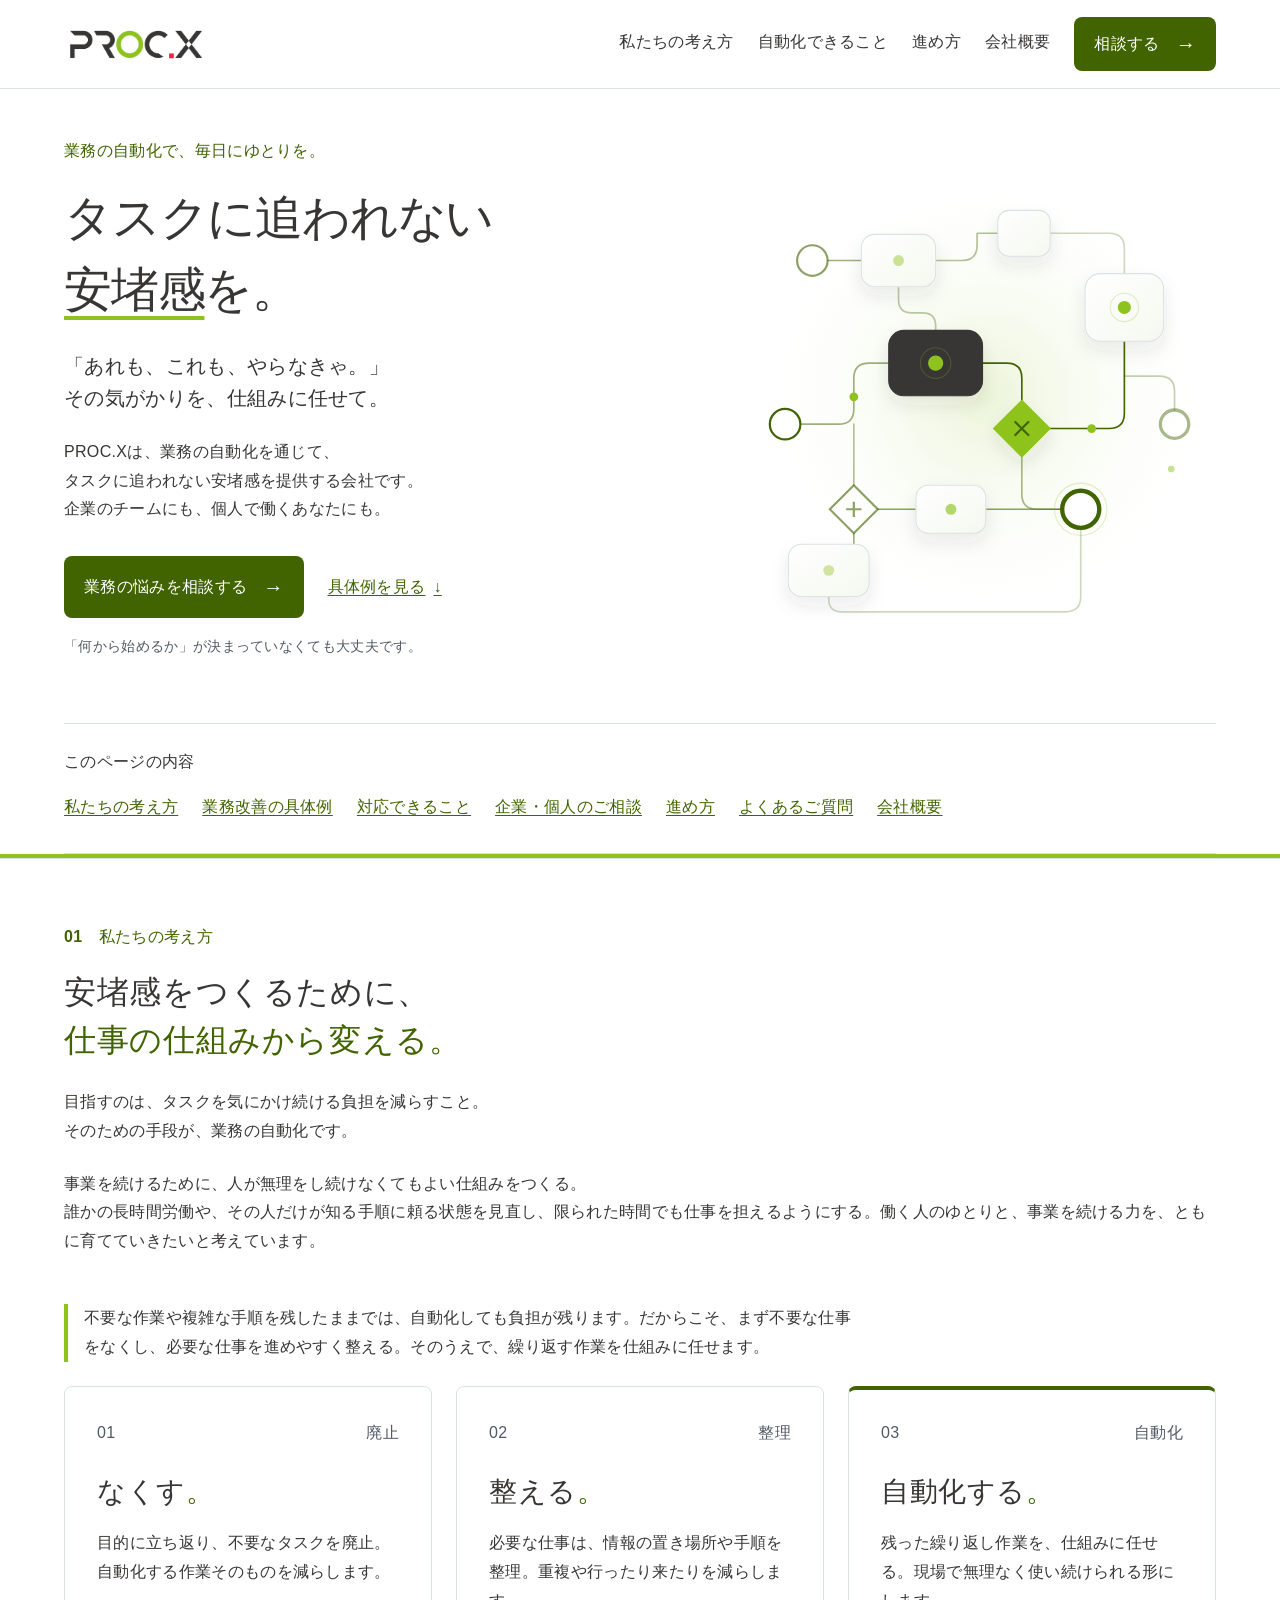
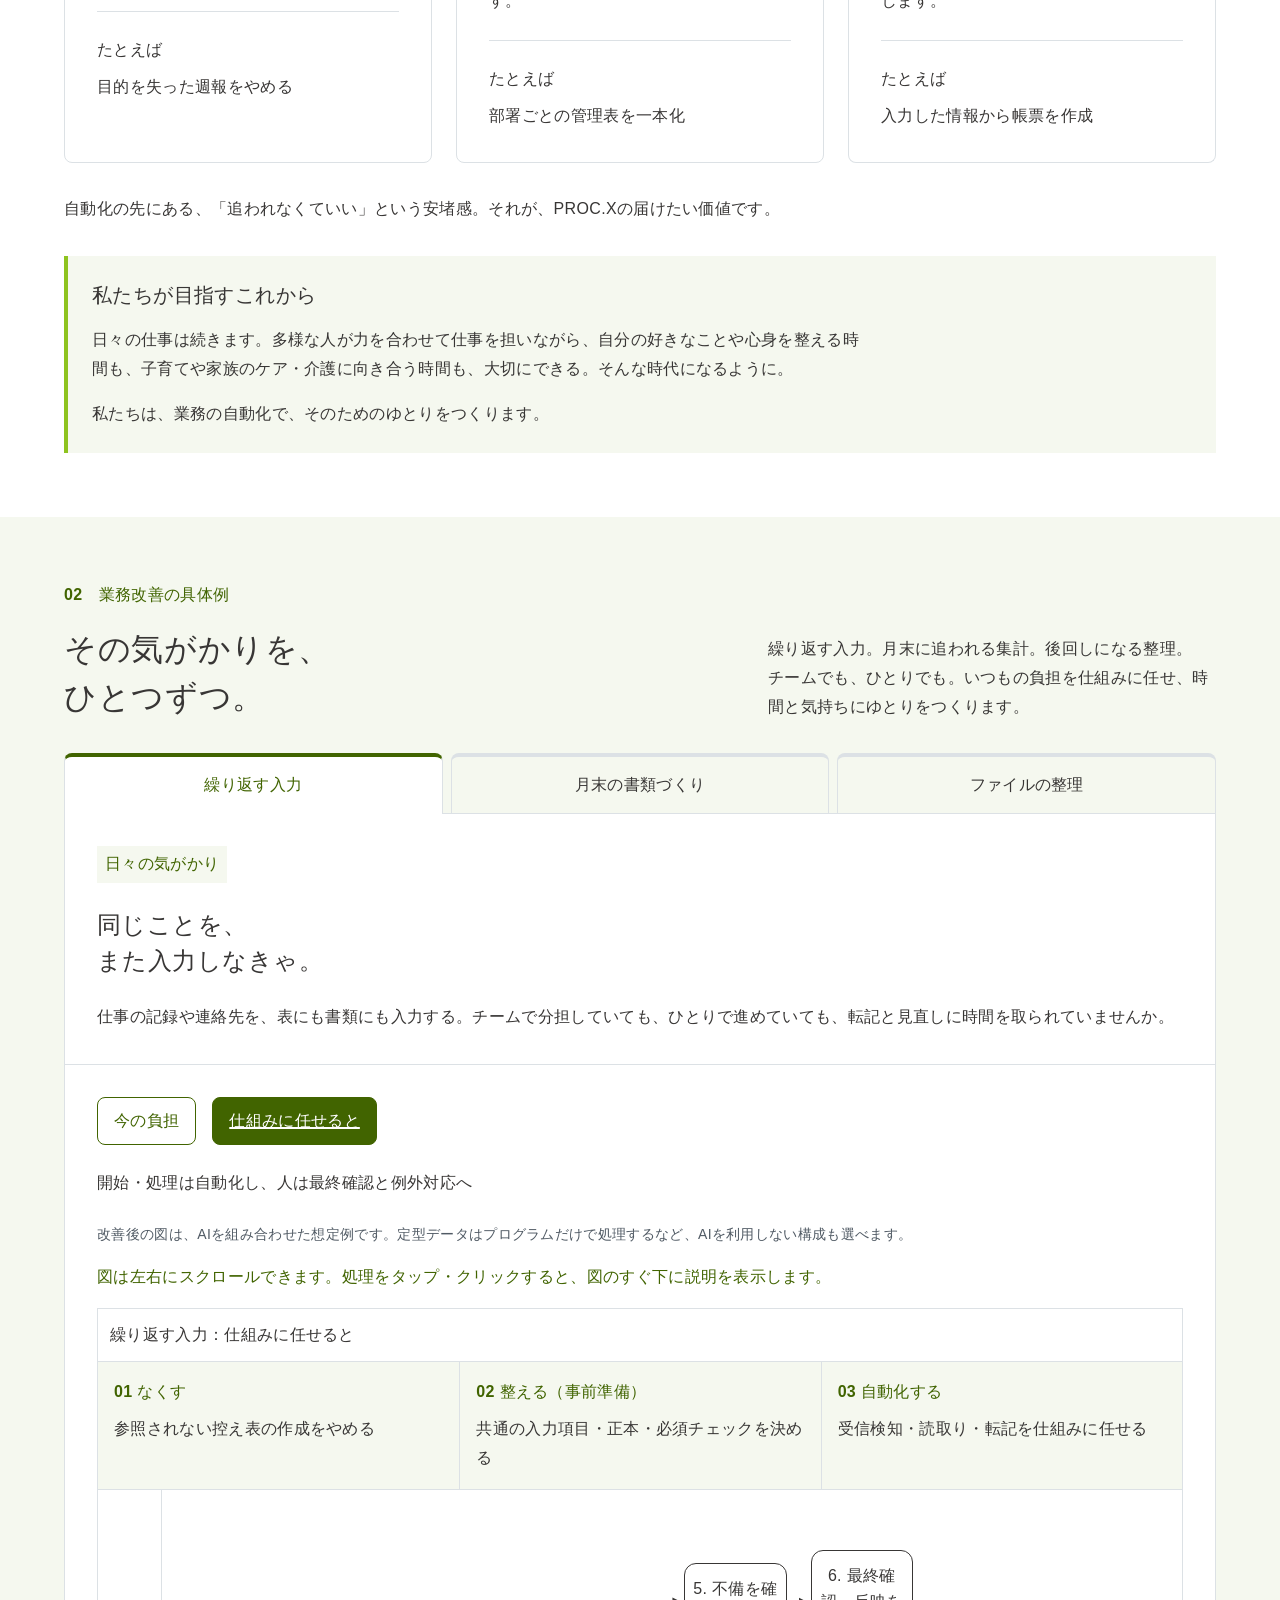
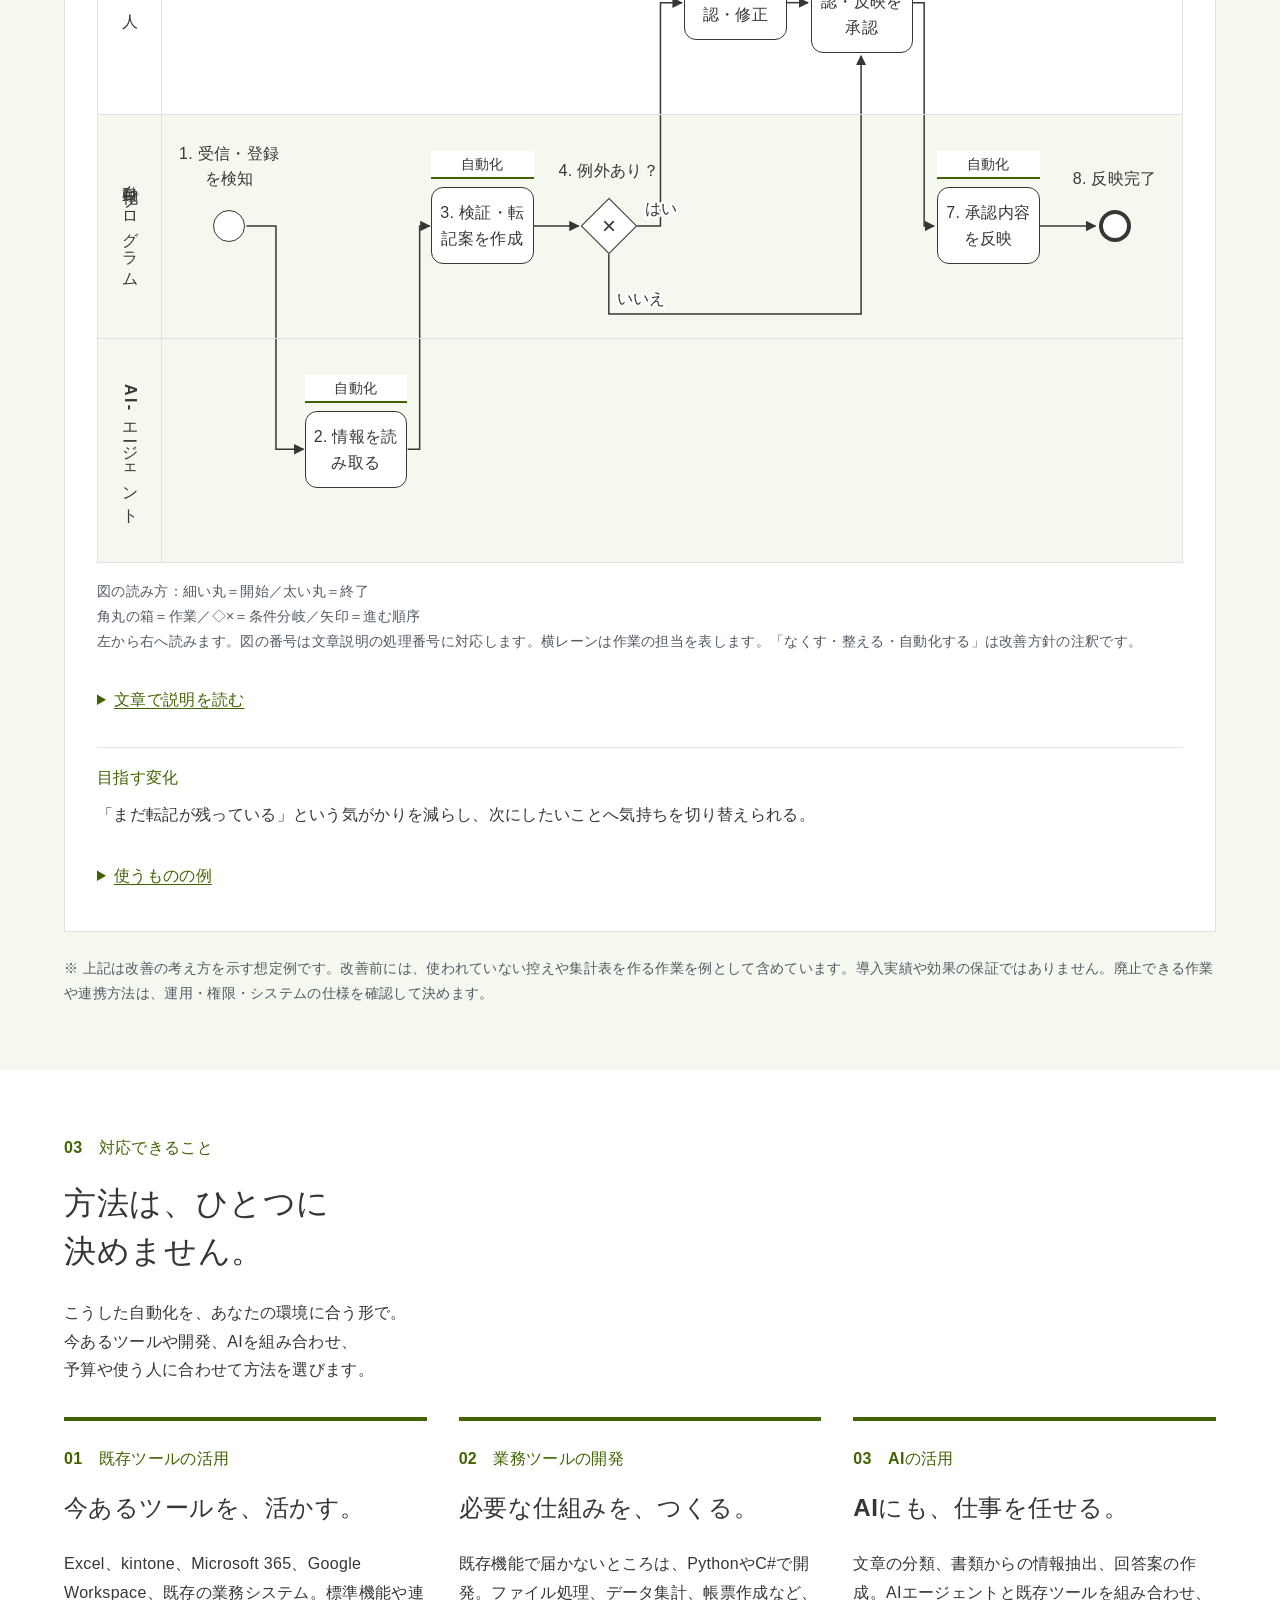
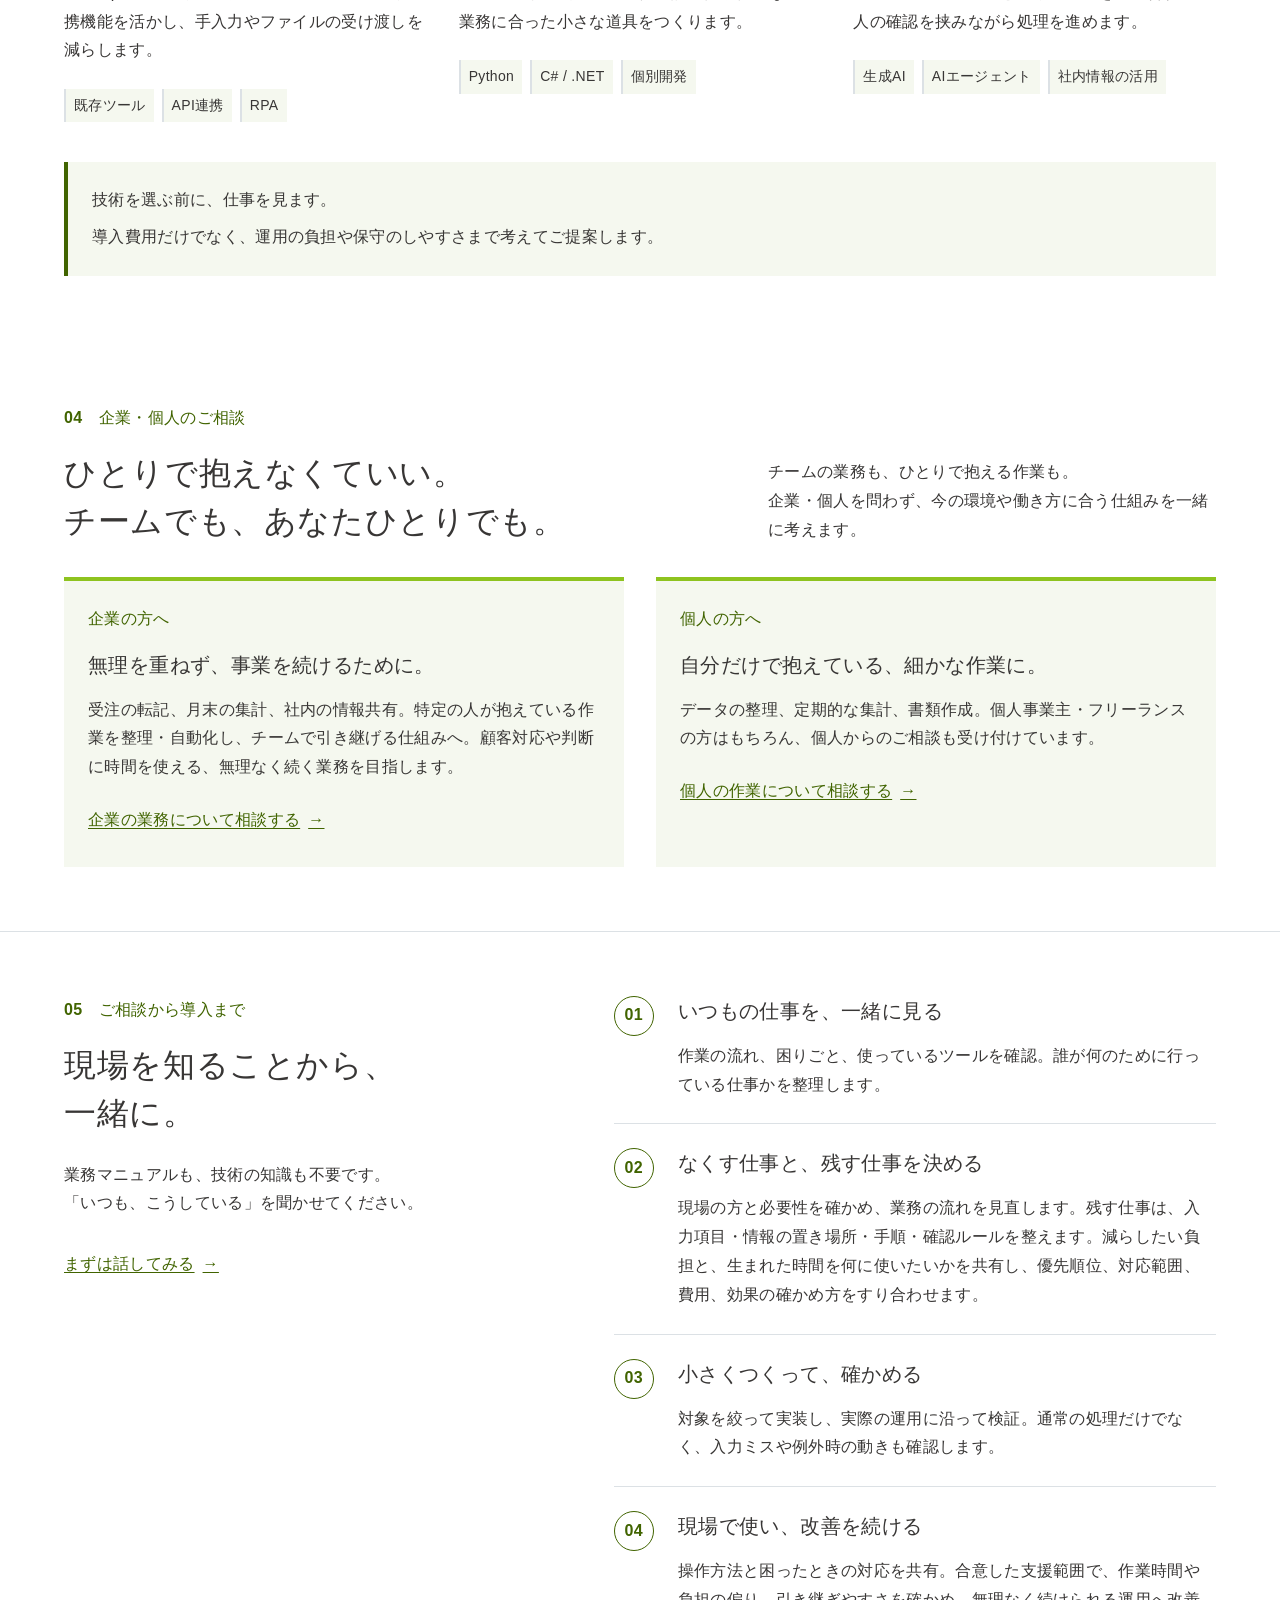
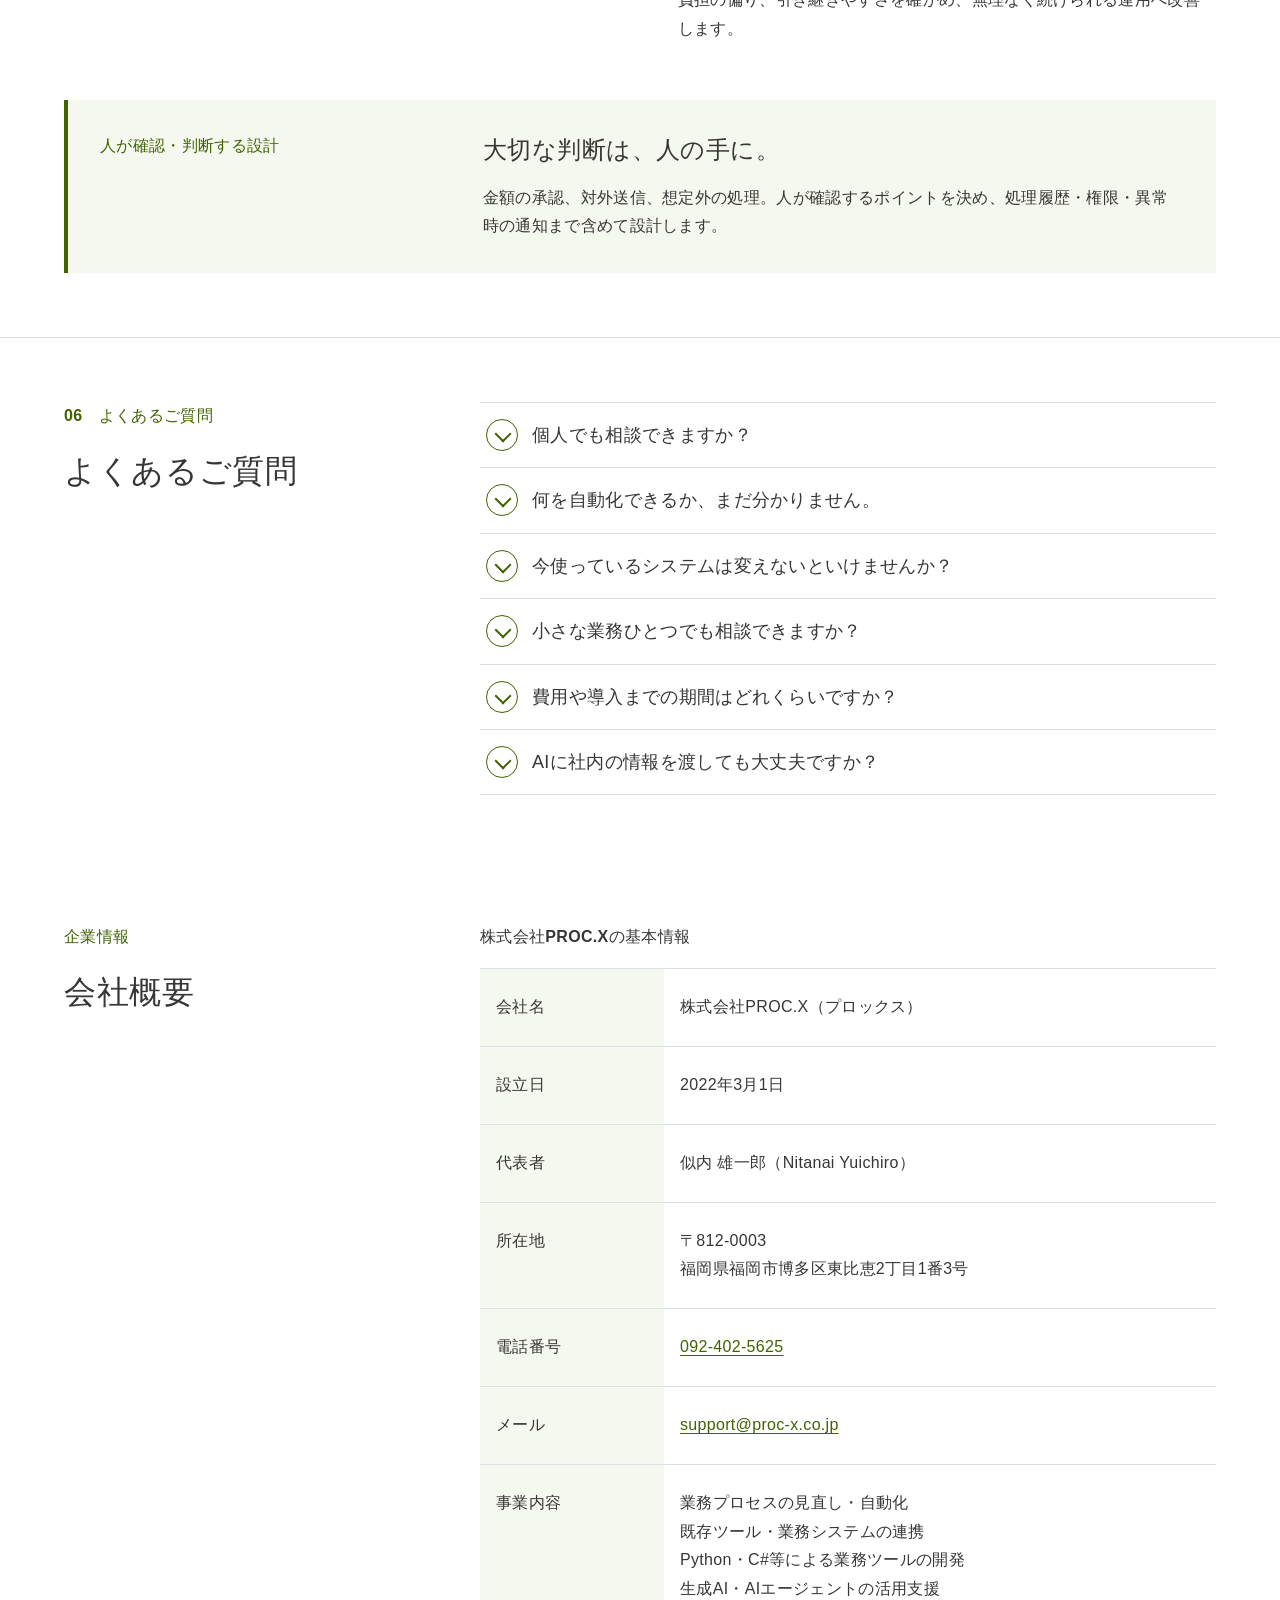
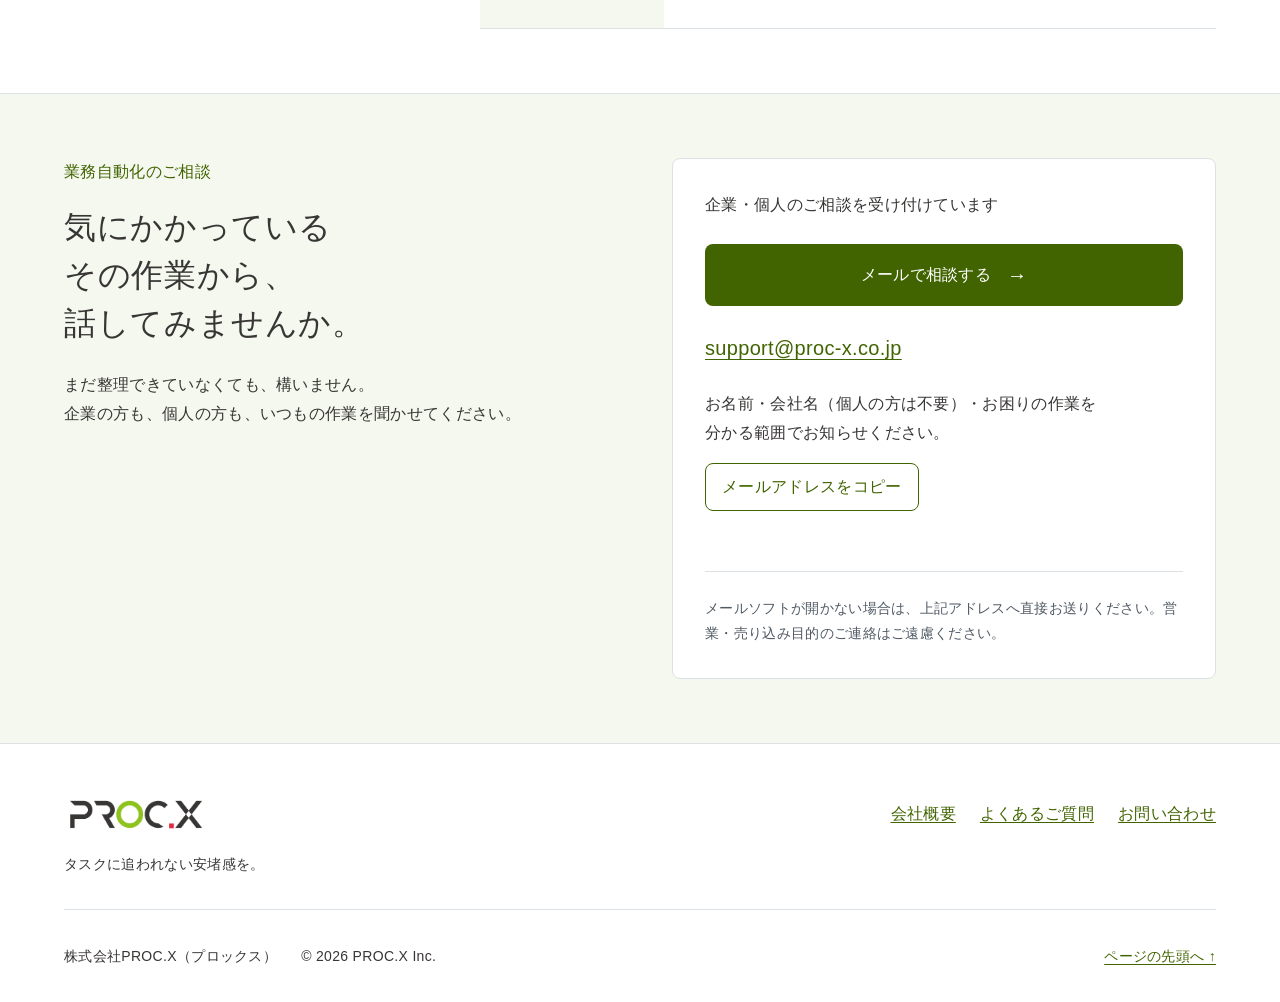
<file: index.html>
<!doctype html>
<html lang="ja">
  <head>
    <meta charset="utf-8" />
    <meta name="viewport" content="width=device-width, initial-scale=1" />
    <title>PROC.X｜タスクに追われない安堵感を。</title>
    <meta
      name="description"
      content="「タスクに追われない安堵感」を提供するPROC.X。転記・集計・書類作成など、日々の業務を自動化し、気にかけ続ける負担を減らします。企業・個人どちらからもご相談を受け付けています。"
    />
    <meta property="og:type" content="website" />
    <meta
      property="og:title"
      content="PROC.X｜タスクに追われない安堵感を。"
    />
    <meta
      property="og:description"
      content="タスクに追われない安堵感を、業務の自動化で。PROC.Xは企業・個人どちらからもご相談を受け付けています。"
    />
    <meta property="og:url" content="https://proc-x.github.io/" />
    <meta
      property="og:image"
      content="https://proc-x.github.io/images/logo.png"
    />
    <link rel="canonical" href="https://proc-x.github.io/" />
    <link rel="icon" href="images/favicon-32.png?v=20261010" type="image/png" sizes="32x32" />
    <link rel="icon" href="images/favicon-16.png?v=20261010" type="image/png" sizes="16x16" />
    <meta name="procx-design-version" content="0.1.1" />
    <link rel="stylesheet" href="styles/site.css?v=20261018-9" />
    <script src="scripts/example-diagrams.js?v=20261018-7" defer></script>
    <script src="scripts/main.js?v=20261018-5" defer></script>
  </head>
  <body>
    <a class="skip-link" href="#main">本文へ移動</a>
    <header class="site-header">
      <div class="container header-inner">
        <a class="brand" href="index.html" aria-label="PROC.X トップへ"
          ><img
            src="images/logo.png"
            alt="PROC.X"
            width="386"
            height="101" /></a
        ><span class="brand-caption">企業と個人のための業務自動化</span
        ><button
          class="nav-toggle"
          type="button"
          aria-expanded="false"
          aria-controls="site-nav"
        >
          <span class="menu-icon" aria-hidden="true"></span><span class="menu-label">メニュー</span>
        </button>
        <nav class="site-nav" id="site-nav" aria-label="メインナビゲーション">
          <a href="#philosophy">私たちの考え方</a
          ><a href="#examples">自動化できること</a><a href="#approach">進め方</a
          ><a href="#company">会社概要</a
          ><a class="button button-small" href="#contact"
            >相談する <span aria-hidden="true">→</span></a
          >
        </nav>
      </div>
    </header>
    <main id="main" tabindex="-1">
      <section class="hero">
        <div class="container hero-content">
          <div class="hero-copy">
            <p class="eyebrow">業務の自動化で、毎日にゆとりを。</p>
            <h1>タスクに追われない<br /><em>安堵感</em>を。</h1>
            <p class="hero-lead">
              「あれも、これも、やらなきゃ。」<br />その気がかりを、仕組みに任せて。
            </p>
            <p class="hero-description">
              PROC.Xは、業務の自動化を通じて、<br />タスクに追われない安堵感を提供する会社です。<br />企業のチームにも、個人で働くあなたにも。
            </p>
            <div class="hero-actions">
              <a class="button" href="#contact"
                >業務の悩みを相談する <span aria-hidden="true">→</span></a
              ><a class="text-link" href="#examples"
                >具体例を見る <span aria-hidden="true">↓</span></a
              >
            </div>
            <p class="small-note">
              「何から始めるか」が決まっていなくても大丈夫です。
            </p>
          </div>
          <svg class="hero-art" viewBox="0 0 440 440" aria-hidden="true" focusable="false">
            <defs>
              <radialGradient id="hero-flow-wash">
                <stop stop-color="var(--color-brand)" stop-opacity=".17" />
                <stop offset="1" stop-color="var(--color-surface)" stop-opacity="0" />
              </radialGradient>
              <linearGradient id="hero-card" x1="0" y1="0" x2="1" y2="1">
                <stop stop-color="var(--color-paper)" />
                <stop offset="1" stop-color="var(--color-surface)" />
              </linearGradient>
              <filter id="hero-card-shadow" x="-50%" y="-50%" width="200%" height="220%">
                <feDropShadow dx="0" dy="8" stdDeviation="8" flood-color="#383635" flood-opacity=".09" />
              </filter>
            </defs>
            <ellipse cx="230" cy="218" rx="210" ry="208" fill="url(#hero-flow-wash)" />
            <g fill="none" stroke="var(--color-action)" stroke-width="1.5" stroke-linecap="round" stroke-linejoin="round">
              <path d="M59 244H94Q108 244 108 230V202Q108 188 122 188H140" opacity=".5" />
              <path d="M226 188H248Q262 188 262 202V222" />
              <path d="M262 274V308Q262 322 276 322H299" opacity=".45" />
              <path d="M288 248H342Q356 248 356 234V168" />
              <path d="M356 106V83Q356 69 342 69H288" opacity=".25" />
            </g>
            <g fill="none" stroke="var(--color-action)" stroke-width="1.5" stroke-linecap="round" stroke-linejoin="round">
              <path d="M84 94H115" opacity=".5" />
              <path d="M183 94H207Q221 94 221 80V69H240" opacity=".4" />
              <path d="M149 118V130Q149 142 161 142H171Q183 142 183 154V158" opacity=".35" />
              <path d="M108 244V300" opacity=".4" />
              <path d="M130 322H165M229 322H299" opacity=".6" />
              <path d="M108 344V354" opacity=".5" />
              <path d="M85 402V404Q85 416 97 416H302Q316 416 316 402V339" opacity=".25" />
              <path d="M356 200H388Q402 200 402 214V231" opacity=".3" />
            </g>
            <circle cx="70" cy="94" r="14" fill="var(--color-paper)" stroke="var(--color-action)" stroke-width="2" opacity=".6" />
            <rect x="115" y="70" width="68" height="48" rx="12" fill="url(#hero-card)" stroke="var(--color-soft-line)" filter="url(#hero-card-shadow)" />
            <path d="M108 300 130 322 108 344 86 322Z" fill="var(--color-paper)" stroke="var(--color-action)" stroke-width="2" opacity=".6" />
            <path d="M101 322H115M108 315V329" stroke="var(--color-action)" stroke-width="2" opacity=".6" />
            <rect x="165" y="300" width="64" height="44" rx="11" fill="url(#hero-card)" stroke="var(--color-soft-line)" filter="url(#hero-card-shadow)" />
            <rect x="48" y="354" width="74" height="48" rx="12" fill="url(#hero-card)" stroke="var(--color-soft-line)" filter="url(#hero-card-shadow)" />
            <circle cx="402" cy="244" r="13" fill="var(--color-paper)" stroke="var(--color-action)" stroke-width="3" opacity=".45" />
            <circle cx="45" cy="244" r="14" fill="var(--color-paper)" stroke="var(--color-action)" stroke-width="2" />
            <rect x="140" y="158" width="86" height="60" rx="14" fill="var(--color-ink)" stroke="var(--color-ink)" filter="url(#hero-card-shadow)" />
            <path d="M262 222 288 248 262 274 236 248Z" fill="var(--color-brand)" stroke="var(--color-brand)" filter="url(#hero-card-shadow)" />
            <path d="M256 242 268 254M268 242 256 254" stroke="var(--color-action)" stroke-width="2" stroke-linecap="round" />
            <rect x="320" y="106" width="72" height="62" rx="14" fill="url(#hero-card)" stroke="var(--color-soft-line)" filter="url(#hero-card-shadow)" />
            <circle cx="316" cy="322" r="17" fill="var(--color-paper)" stroke="var(--color-action)" stroke-width="4" />
            <rect x="240" y="48" width="48" height="42" rx="10" fill="url(#hero-card)" stroke="var(--color-soft-line)" filter="url(#hero-card-shadow)" />
            <g fill="none" stroke="var(--color-brand)" stroke-width="1" opacity=".25">
              <circle cx="183" cy="188" r="14" />
              <circle cx="356" cy="137" r="13" />
              <circle cx="316" cy="322" r="24" />
            </g>
            <g fill="var(--color-brand)">
              <circle cx="108" cy="219" r="4" />
              <circle cx="326" cy="248" r="4" />
              <circle cx="183" cy="188" r="7" />
              <circle cx="356" cy="137" r="6" />
              <circle cx="149" cy="94" r="5" opacity=".45" />
              <circle cx="197" cy="322" r="5" opacity=".65" />
              <circle cx="85" cy="378" r="5" opacity=".4" />
              <circle cx="399" cy="285" r="3" opacity=".5" />
            </g>
          </svg>
        </div>
        <nav class="container page-index" aria-label="このページの目次">
          <p>このページの内容</p>
          <ul>
            <li><a href="#philosophy">私たちの考え方</a></li>
            <li><a href="#examples">業務改善の具体例</a></li>
            <li><a href="#capabilities">対応できること</a></li>
            <li><a href="#audience">企業・個人のご相談</a></li>
            <li><a href="#approach">進め方</a></li>
            <li><a href="#faq">よくあるご質問</a></li>
            <li><a href="#company">会社概要</a></li>
          </ul>
        </nav>
      </section>
      <section id="philosophy" class="section philosophy">
        <div class="container">
          <div class="section-intro">
            <p class="eyebrow">01　私たちの考え方</p>
            <div>
              <h2>
                安堵感をつくるために、<br /><em>仕事の仕組みから変える。</em>
              </h2>
              <p class="section-lead">
                目指すのは、タスクを気にかけ続ける負担を減らすこと。<br />そのための手段が、業務の自動化です。
              </p>
              <p class="section-lead">
                <strong>事業を続けるために、人が無理をし続けなくてもよい仕組みをつくる。</strong><br />誰かの長時間労働や、その人だけが知る手順に頼る状態を見直し、限られた時間でも仕事を担えるようにする。働く人のゆとりと、事業を続ける力を、ともに育てていきたいと考えています。
              </p>
            </div>
          </div>
          <div class="principle-reason">
            <p>不要な作業や複雑な手順を残したままでは、自動化しても負担が残ります。だからこそ、まず不要な仕事をなくし、必要な仕事を進めやすく整える。そのうえで、繰り返す作業を仕組みに任せます。</p>
          </div>
          <div class="principle-grid">
            <article class="principle">
              <div class="principle-top">
                <span>01</span><span>廃止</span>
              </div>
              <h3>なくす<span>。</span></h3>
              <p>
                目的に立ち返り、不要なタスクを廃止。自動化する作業そのものを減らします。
              </p>
              <div class="principle-example">
                たとえば <strong>目的を失った週報をやめる</strong>
              </div>
            </article>
            <article class="principle">
              <div class="principle-top">
                <span>02</span><span>整理</span>
              </div>
              <h3>整える<span>。</span></h3>
              <p>
                必要な仕事は、情報の置き場所や手順を整理。重複や行ったり来たりを減らします。
              </p>
              <div class="principle-example">
                たとえば <strong>部署ごとの管理表を一本化</strong>
              </div>
            </article>
            <article class="principle principle-highlight">
              <div class="principle-top">
                <span>03</span><span>自動化</span>
              </div>
              <h3>自動化する<span>。</span></h3>
              <p>
                残った繰り返し作業を、仕組みに任せる。現場で無理なく使い続けられる形にします。
              </p>
              <div class="principle-example">
                たとえば <strong>入力した情報から帳票を作成</strong>
              </div>
            </article>
          </div>
          <p class="philosophy-note">
            自動化の先にある、<strong>「追われなくていい」という安堵感。</strong>それが、PROC.Xの届けたい価値です。
          </p>
          <section class="future-note" aria-labelledby="future-heading">
            <h3 id="future-heading">私たちが目指すこれから</h3>
            <p>
              日々の仕事は続きます。多様な人が力を合わせて仕事を担いながら、自分の好きなことや心身を整える時間も、子育てや家族のケア・介護に向き合う時間も、大切にできる。そんな時代になるように。
            </p>
            <p><strong>私たちは、業務の自動化で、そのためのゆとりをつくります。</strong></p>
          </section>
        </div>
      </section>
      <section id="examples" class="section examples">
        <div class="container">
          <div class="section-heading">
            <div>
              <p class="eyebrow">02　業務改善の具体例</p>
              <h2>その気がかりを、<br />ひとつずつ。</h2>
            </div>
            <p>
              繰り返す入力。月末に追われる集計。後回しになる整理。<br />チームでも、ひとりでも。いつもの負担を仕組みに任せ、時間と気持ちにゆとりをつくります。
            </p>
          </div>
          <div
            class="example-picker"
            role="tablist"
            aria-label="業務の具体例を選ぶ"
            hidden
          >
            <button
              type="button"
              data-example="orders"
              id="tab-orders"
              role="tab"
              tabindex="0"
              aria-selected="true"
              aria-controls="example-panel"
            >
              繰り返す入力</button
            ><button
              type="button"
              data-example="invoices"
              id="tab-invoices"
              role="tab"
              tabindex="-1"
              aria-selected="false"
              aria-controls="example-panel"
            >
              月末の書類づくり</button
            ><button
              type="button"
              data-example="questions"
              id="tab-questions"
              role="tab"
              tabindex="-1"
              aria-selected="false"
              aria-controls="example-panel"
            >
              ファイルの整理
            </button>
          </div>
          <div
            id="example-panel"
            class="example-panel"
            role="tabpanel"
            aria-labelledby="tab-orders"
            tabindex="0"
          >
            <div class="example-context">
              <span class="example-category" id="example-category"
                >日々の気がかり</span
              >
              <h3 id="example-title">
                同じことを、<br />また入力しなきゃ。
              </h3>
              <p id="example-description">
                仕事の記録や連絡先を、表にも書類にも入力する。チームで分担していても、ひとりで進めていても、転記と見直しに時間を取られていませんか。
              </p>
            </div>
            <div class="example-change">
              <div
                class="example-view-switch"
                role="group"
                aria-label="今の負担と自動化した場合を切り替え"
                hidden
              >
                <button
                  type="button"
                  data-view="before"
                  aria-pressed="false"
                  aria-controls="example-diagram example-preparation example-steps"
                >
                  今の負担</button
                ><button
                  type="button"
                  data-view="after"
                  aria-pressed="true"
                  aria-controls="example-diagram example-preparation example-steps"
                >
                  仕組みに任せると
                </button>
              </div>
              <p class="example-state" id="example-state">
                開始・処理は自動化し、人は最終確認と例外対応へ
              </p>
              <p class="small-note">改善後の図は、AIを組み合わせた想定例です。定型データはプログラムだけで処理するなど、AIを利用しない構成も選べます。</p>
              <p id="example-diagram-guide" class="bpmn-guide" hidden>図は左右にスクロールできます。処理をタップ・クリックすると、図のすぐ下に説明を表示します。</p>
              <figure id="example-diagram" class="bpmn-figure" tabindex="0" aria-label="業務の流れ。左右にスクロールできます。" hidden></figure>
              <section id="example-selection" class="bpmn-selection" aria-labelledby="example-selection-heading" hidden>
                <h4 id="example-selection-heading">選択した処理の説明</h4>
                <div id="example-selection-content" aria-live="polite" aria-atomic="true"></div>
              </section>
              <p class="bpmn-legend" id="example-diagram-legend" hidden>図の読み方：細い丸＝開始／太い丸＝終了<br />角丸の箱＝作業／◇×＝条件分岐／矢印＝進む順序<br />左から右へ読みます。図の番号は文章説明の処理番号に対応します。横レーンは作業の担当を表します。「なくす・整える・自動化する」は改善方針の注釈です。</p>
              <details class="example-supplement" id="example-text-description" open>
                <summary>文章で説明を読む</summary>
                <div id="example-preparation">
                  <h4>事前準備：なくす・整える</h4>
                  <p>運用を始める前に、図の上部にある改善方針を具体化します。</p>
                  <ul id="example-preparation-steps" class="example-steps">
                  <li><span class="step-tag tag-manual">なくす</span><div><strong>参照されない控え表の作成をやめる</strong><p>正本と必要な転記先を決め、使われていない控え表への記入そのものを廃止します。</p></div></li>
                  <li><span class="step-tag tag-manual">整える</span><div><strong>共通の項目と入力ルールを決める</strong><p>入力項目、正本、転記先、必須チェックを事前に揃えます。</p></div></li>
                  </ul>
                </div>
                <h4 id="example-flow-heading">運用の流れ（図の左から右の順）</h4>
                <ol id="example-steps" class="example-steps">
                  <li><span class="step-tag tag-auto">自動化プログラム</span><div><strong>1. 受信・登録を検知</strong><p>受信通知や新規登録をきっかけに、自動で処理を始めます。</p></div></li>
                  <li><span class="step-tag tag-auto">AI-エージェント</span><div><strong>2. 情報を読み取る</strong><p>文書やメールから必要な情報を抽出し、不明な内容も確認対象として引き継ぎます。</p></div></li>
                  <li><span class="step-tag tag-auto">自動化プログラム</span><div><strong>3. 検証・転記案を作成</strong><p>事前に決めた必須項目・形式を確認し、必要な表や書類への転記案を作成します。</p></div></li>
                  <li><span class="step-tag tag-auto">自動化プログラム</span><div><strong>4. 例外あり？</strong><p>例外があれば5へ、なければ5を省略して6の最終確認へ進みます。</p></div></li>
                  <li><span class="step-tag tag-human">人</span><div><strong>5. 不備を確認・修正</strong><p>例外がある場合のみ、不足・不明な情報を確認して修正します。その後、6へ進みます。</p></div></li>
                  <li><span class="step-tag tag-human">人</span><div><strong>6. 最終確認・反映を承認</strong><p>例外の有無にかかわらず、人が内容を最終確認して反映を承認します。</p></div></li>
                  <li><span class="step-tag tag-auto">自動化プログラム</span><div><strong>7. 承認内容を反映</strong><p>承認された内容を必要な表や書類に反映します。</p></div></li>
                  <li><span class="step-tag tag-auto">自動化プログラム</span><div><strong>8. 反映完了</strong><p>承認内容の反映が完了します。</p></div></li>
                </ol>
              </details>
              <div class="example-outcome">
                <p class="example-outcome-label" id="example-outcome-label">目指す変化</p>
                <p id="example-outcome">「まだ転記が残っている」という気がかりを減らし、次にしたいことへ気持ちを切り替えられる。</p>
              </div>
              <details class="example-supplement">
                <summary>使うものの例</summary>
                <p class="example-tools" id="example-tools">使うものの例：表計算ソフト / 入力フォーム / データ連携 / AI-エージェント</p>
              </details>
            </div>
          </div>
          <p class="small-note">
            ※
            上記は改善の考え方を示す想定例です。改善前には、使われていない控えや集計表を作る作業を例として含めています。導入実績や効果の保証ではありません。廃止できる作業や連携方法は、運用・権限・システムの仕様を確認して決めます。
          </p>
          <noscript
            ><p class="small-note">
              ほかにも、月末の集計・書類の下書き作成や、ルールに沿ったファイルの整理などをご相談いただけます。
            </p></noscript
          >
        </div>
      </section>
      <section class="section capabilities" id="capabilities">
        <div class="container">
          <div class="section-heading">
            <div>
              <p class="eyebrow">03　対応できること</p>
              <h2>方法は、ひとつに<br />決めません。</h2>
              <p class="section-lead">
                こうした自動化を、あなたの環境に合う形で。<br />今あるツールや開発、AIを組み合わせ、<br />予算や使う人に合わせて方法を選びます。
              </p>
            </div>
          </div>
          <div class="capability-grid">
            <article>
              <span class="capability-number">01　既存ツールの活用</span>
              <h3>今あるツールを、活かす。</h3>
              <p>
                Excel、kintone、Microsoft 365、Google
                Workspace、既存の業務システム。標準機能や連携機能を活かし、手入力やファイルの受け渡しを減らします。
              </p>
              <div class="tool-tags">
                <span>既存ツール</span><span>API連携</span><span>RPA</span>
              </div>
            </article>
            <article>
              <span class="capability-number">02　業務ツールの開発</span>
              <h3>必要な仕組みを、つくる。</h3>
              <p>
                既存機能で届かないところは、PythonやC#で開発。ファイル処理、データ集計、帳票作成など、業務に合った小さな道具をつくります。
              </p>
              <div class="tool-tags">
                <span>Python</span><span>C# / .NET</span><span>個別開発</span>
              </div>
            </article>
            <article>
              <span class="capability-number">03　AIの活用</span>
              <h3>AIにも、仕事を任せる。</h3>
              <p>
                文章の分類、書類からの情報抽出、回答案の作成。AIエージェントと既存ツールを組み合わせ、人の確認を挟みながら処理を進めます。
              </p>
              <div class="tool-tags">
                <span>生成AI</span><span>AIエージェント</span
                ><span>社内情報の活用</span>
              </div>
            </article>
          </div>
          <div class="capabilities-foot">
            <strong>技術を選ぶ前に、仕事を見ます。</strong>
            <p>
              導入費用だけでなく、運用の負担や保守のしやすさまで考えてご提案します。
            </p>
          </div>
        </div>
      </section>
      <section id="audience" class="section audience">
        <div class="container">
          <div class="section-heading">
            <div><p class="eyebrow">04　企業・個人のご相談</p><h2>ひとりで抱えなくていい。<br />チームでも、あなたひとりでも。</h2></div>
            <p>チームの業務も、ひとりで抱える作業も。<br />企業・個人を問わず、今の環境や働き方に合う仕組みを一緒に考えます。</p>
          </div>
          <div class="audience-grid">
            <article><p class="eyebrow">企業の方へ</p><h3>無理を重ねず、事業を続けるために。</h3><p>受注の転記、月末の集計、社内の情報共有。特定の人が抱えている作業を整理・自動化し、チームで引き継げる仕組みへ。顧客対応や判断に時間を使える、無理なく続く業務を目指します。</p><a class="text-link" href="#contact">企業の業務について相談する <span aria-hidden="true">→</span></a></article>
            <article><p class="eyebrow">個人の方へ</p><h3>自分だけで抱えている、細かな作業に。</h3><p>データの整理、定期的な集計、書類作成。個人事業主・フリーランスの方はもちろん、個人からのご相談も受け付けています。</p><a class="text-link" href="#contact">個人の作業について相談する <span aria-hidden="true">→</span></a></article>
          </div>
        </div>
      </section>
      <section id="approach" class="section approach">
        <div class="container">
          <div class="section-intro">
            <div>
              <p class="eyebrow">05　ご相談から導入まで</p>
              <h2>現場を知ることから、<br />一緒に。</h2>
              <p class="section-lead">
                業務マニュアルも、技術の知識も不要です。<br />「いつも、こうしている」を聞かせてください。
              </p>
              <a class="text-link" href="#contact"
                >まずは話してみる <span aria-hidden="true">→</span></a
              >
            </div>
            <ol class="approach-list">
              <li>
                <span>01</span>
                <div>
                  <h3>いつもの仕事を、一緒に見る</h3>
                  <p>
                    作業の流れ、困りごと、使っているツールを確認。誰が何のために行っている仕事かを整理します。
                  </p>
                </div>
              </li>
              <li>
                <span>02</span>
                <div>
                  <h3>なくす仕事と、残す仕事を決める</h3>
                  <p>
                    現場の方と必要性を確かめ、業務の流れを見直します。残す仕事は、入力項目・情報の置き場所・手順・確認ルールを整えます。減らしたい負担と、生まれた時間を何に使いたいかを共有し、優先順位、対応範囲、費用、効果の確かめ方をすり合わせます。
                  </p>
                </div>
              </li>
              <li>
                <span>03</span>
                <div>
                  <h3>小さくつくって、確かめる</h3>
                  <p>
                    対象を絞って実装し、実際の運用に沿って検証。通常の処理だけでなく、入力ミスや例外時の動きも確認します。
                  </p>
                </div>
              </li>
              <li>
                <span>04</span>
                <div>
                  <h3>現場で使い、改善を続ける</h3>
                  <p>
                    操作方法と困ったときの対応を共有。合意した支援範囲で、作業時間や負担の偏り、引き継ぎやすさを確かめ、無理なく続けられる運用へ改善します。
                  </p>
                </div>
              </li>
            </ol>
          </div>
          <div class="human-note">
            <span class="eyebrow">人が確認・判断する設計</span>
            <div>
              <h3>大切な判断は、人の手に。</h3>
              <p>
                金額の承認、対外送信、想定外の処理。人が確認するポイントを決め、処理履歴・権限・異常時の通知まで含めて設計します。
              </p>
            </div>
          </div>
        </div>
      </section>
      <section id="faq" class="section faq">
        <div class="container faq-grid">
          <div>
            <p class="eyebrow">06　よくあるご質問</p>
            <h2>よくあるご質問</h2>
          </div>
          <div class="faq-list">
            <details>
              <summary><span class="accordion-icon" aria-hidden="true"></span>個人でも相談できますか？</summary>
              <p>はい。企業・個人どちらからもご相談を受け付けています。個人事業主やフリーランスに限らず、日々の繰り返し作業にお困りの方はご相談ください。お使いの環境やご希望を伺い、対応できる範囲をご提案します。</p>
            </details>
            <details>
              <summary><span class="accordion-icon" aria-hidden="true"></span>何を自動化できるか、まだ分かりません。</summary>
              <p>
                「毎月この集計に追われている」「同じ内容を何度も入力している」といったお話からで大丈夫です。業務の目的と流れを伺い、やめられること・整理すること・自動化することを一緒に見つけます。
              </p>
            </details>
            <details>
              <summary><span class="accordion-icon" aria-hidden="true"></span>今使っているシステムは変えないといけませんか？</summary>
              <p>
                まず、今あるツールやシステムを活かす方法を検討します。標準機能やAPI、ファイル連携などを確認し、制約があれば代替案をご提案します。全面的な入れ替えを前提にはしません。
              </p>
            </details>
            <details>
              <summary><span class="accordion-icon" aria-hidden="true"></span>小さな業務ひとつでも相談できますか？</summary>
              <p>
                はい。ひとつの転記作業や帳票作成など、対象を絞ったご相談にも対応します。小さく始め、効果や現場の使い勝手を確かめながら広げていけます。
              </p>
            </details>
            <details>
              <summary><span class="accordion-icon" aria-hidden="true"></span>費用や導入までの期間はどれくらいですか？</summary>
              <p>
                対象業務の範囲、連携するシステム、扱うデータや確認事項によって異なります。現状を確認したうえで、実施内容・費用・スケジュールをご提示します。
              </p>
            </details>
            <details>
              <summary><span class="accordion-icon" aria-hidden="true"></span>AIに社内の情報を渡しても大丈夫ですか？</summary>
              <p>
                扱う情報、利用するサービスのデータ取り扱い、社内ルールを確認してから方法を決めます。アクセスできる範囲や送信する情報を限定し、AIを利用しない方法も含めて検討します。
              </p>
            </details>
          </div>
        </div>
      </section>
      <section id="company" class="section" aria-labelledby="company-heading">
        <div class="container company-layout">
          <div>
            <p class="eyebrow">企業情報</p>
            <h2 id="company-heading">会社概要</h2>
          </div>
          <table class="profile-table">
            <caption>
              株式会社PROC.Xの基本情報
            </caption>
            <tbody>
              <tr>
                <th scope="row">会社名</th>
                <td>株式会社PROC.X（プロックス）</td>
              </tr>
              <tr>
                <th scope="row">設立日</th>
                <td>2022年3月1日</td>
              </tr>
              <tr>
                <th scope="row">代表者</th>
                <td>似内 雄一郎（Nitanai Yuichiro）</td>
              </tr>
              <tr>
                <th scope="row">所在地</th>
                <td>〒812-0003<br />福岡県福岡市博多区東比恵2丁目1番3号</td>
              </tr>
              <tr>
                <th scope="row">電話番号</th>
                <td><a href="tel:0924025625">092-402-5625</a></td>
              </tr>
              <tr>
                <th scope="row">メール</th>
                <td>
                  <a href="mailto:support@proc-x.co.jp">support@proc-x.co.jp</a>
                </td>
              </tr>
              <tr>
                <th scope="row">事業内容</th>
                <td>
                  業務プロセスの見直し・自動化<br />既存ツール・業務システムの連携<br />Python・C#等による業務ツールの開発<br />生成AI・AIエージェントの活用支援
                </td>
              </tr>
            </tbody>
          </table>
        </div>
      </section>
      <section id="contact" class="contact-section">
        <div class="container contact-grid">
          <div>
            <p class="eyebrow">業務自動化のご相談</p>
            <h2>
              気にかかっている<br />その作業から、<br />話してみませんか。
            </h2>
            <p>
              まだ整理できていなくても、構いません。<br />企業の方も、個人の方も、いつもの作業を聞かせてください。
            </p>
          </div>
          <div class="contact-card">
            <p class="contact-label">企業・個人のご相談を受け付けています</p>
            <a
              class="button"
              href="mailto:support@proc-x.co.jp?subject=業務自動化の相談"
              >メールで相談する <span aria-hidden="true">→</span></a
            ><a class="contact-address" href="mailto:support@proc-x.co.jp"
              >support@proc-x.co.jp</a
            >
            <p>
              お名前・会社名（個人の方は不要）・お困りの作業を<br />分かる範囲でお知らせください。
            </p>
            <div class="contact-copy" hidden>
              <button type="button" id="copy-email">
                メールアドレスをコピー</button
              ><span id="copy-status" role="status"></span>
            </div>
            <p class="contact-small">
              メールソフトが開かない場合は、上記アドレスへ直接お送りください。営業・売り込み目的のご連絡はご遠慮ください。
            </p>
          </div>
        </div>
      </section>
    </main>
    <footer class="site-footer">
      <div class="container footer-top">
        <div>
          <a class="brand" href="index.html" aria-label="PROC.X トップへ"
            ><img
              src="images/logo.png"
              alt="PROC.X"
              width="386"
              height="101"
              loading="lazy"
          /></a>
          <p>タスクに追われない安堵感を。</p>
        </div>
        <div class="footer-links">
          <a href="#company">会社概要</a><a href="#faq">よくあるご質問</a
          ><a href="#contact">お問い合わせ</a>
        </div>
      </div>
      <div class="container footer-bottom">
        <span>株式会社PROC.X（プロックス）</span
        ><small>© 2026 PROC.X Inc.</small><a href="#main">ページの先頭へ ↑</a>
      </div>
    </footer>
  </body>
</html>
</file>
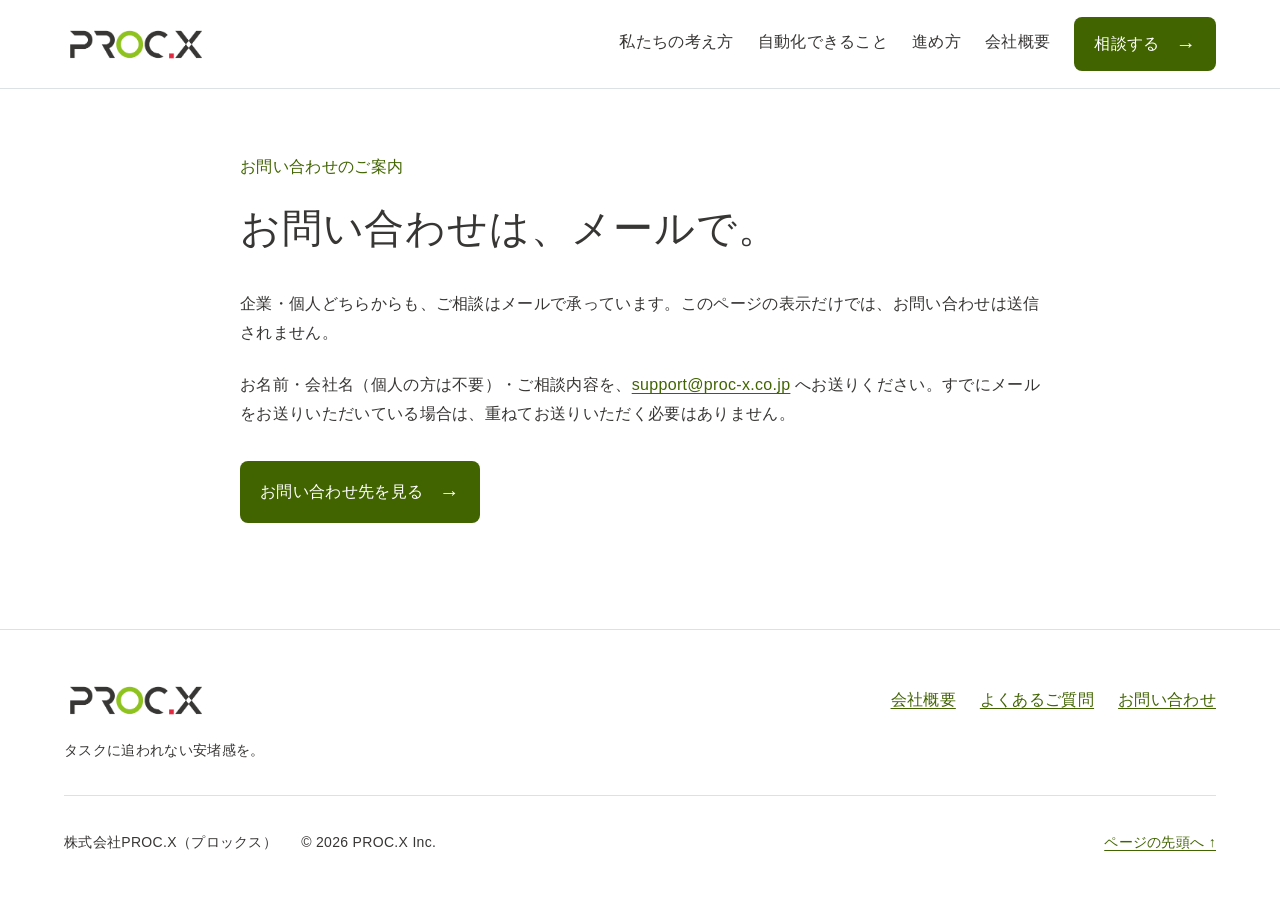
<file: thanks.html>
<!doctype html>
<html lang="ja">
  <head>
    <meta charset="utf-8" />
    <meta name="viewport" content="width=device-width, initial-scale=1" />
    <title>お問い合わせのご案内｜PROC.X</title>
    <meta
      name="description"
      content="PROC.Xへのお問い合わせはメールで承ります。業務の自動化についてお気軽にご相談ください。"
    />
    <meta name="robots" content="noindex" />

    <link rel="canonical" href="https://proc-x.github.io/thanks.html" />
    <link rel="icon" href="images/favicon-32.png?v=20261010" type="image/png" sizes="32x32" />
    <link rel="icon" href="images/favicon-16.png?v=20261010" type="image/png" sizes="16x16" />
    <meta name="procx-design-version" content="0.1.1" />
    <link rel="stylesheet" href="styles/site.css?v=20261018-9" />
    <script src="scripts/main.js?v=20261018-5" defer></script>
  </head>
  <body>
    <a class="skip-link" href="#main">本文へ移動</a>
    <header class="site-header">
      <div class="container header-inner">
        <a class="brand" href="index.html" aria-label="PROC.X トップへ"
          ><img
            src="images/logo.png"
            alt="PROC.X"
            width="386"
            height="101" /></a
        ><span class="brand-caption">企業と個人のための業務自動化</span
        ><button
          class="nav-toggle"
          type="button"
          aria-expanded="false"
          aria-controls="site-nav"
        >
          <span class="menu-icon" aria-hidden="true"></span><span class="menu-label">メニュー</span>
        </button>
        <nav class="site-nav" id="site-nav" aria-label="メインナビゲーション">
          <a href="index.html#philosophy">私たちの考え方</a
          ><a href="index.html#examples">自動化できること</a
          ><a href="index.html#approach">進め方</a
          ><a href="index.html#company">会社概要</a
          ><a class="button button-small" href="index.html#contact"
            >相談する <span aria-hidden="true">→</span></a
          >
        </nav>
      </div>
    </header>
    <main id="main" tabindex="-1" class="simple-page">
      <div class="container">
        <p class="eyebrow">お問い合わせのご案内</p>
        <h1>お問い合わせは、メールで。</h1>
        <p>
          企業・個人どちらからも、ご相談はメールで承っています。このページの表示だけでは、お問い合わせは送信されません。
        </p>
        <p>
          お名前・会社名（個人の方は不要）・ご相談内容を、<a href="mailto:support@proc-x.co.jp"
            >support@proc-x.co.jp</a
          >
          へお送りください。すでにメールをお送りいただいている場合は、重ねてお送りいただく必要はありません。
        </p>
        <a class="button" href="index.html#contact"
          >お問い合わせ先を見る <span aria-hidden="true">→</span></a
        >
      </div>
    </main>
    <footer class="site-footer">
      <div class="container footer-top">
        <div>
          <a class="brand" href="index.html" aria-label="PROC.X トップへ"
            ><img
              src="images/logo.png"
              alt="PROC.X"
              width="386"
              height="101"
              loading="lazy"
          /></a>
          <p>タスクに追われない安堵感を。</p>
        </div>
        <div class="footer-links">
          <a href="index.html#company">会社概要</a
          ><a href="index.html#faq">よくあるご質問</a
          ><a href="index.html#contact">お問い合わせ</a>
        </div>
      </div>
      <div class="container footer-bottom">
        <span>株式会社PROC.X（プロックス）</span
        ><small>© 2026 PROC.X Inc.</small
        ><a href="#main">ページの先頭へ ↑</a>
      </div>
    </footer>
  </body>
</html>
</file>
<file: styles/site.css>
/* PROC.X v0.1.1. Component adaptations retain the existing accessible interactions. */
@import url("./tokens.css?v=20261010");
:root {
  color-scheme: light;
  --paper: var(--color-paper);
  --ink: var(--color-ink);
  --muted: var(--color-muted);
  --accent: var(--color-action);
  --line: var(--color-soft-line);
  --focus: var(--color-paper);
  --visited: var(--color-action);
  --container: var(--content-width);
  font-family: var(--font-sans);
  font-synthesis: none;
}
* {
  box-sizing: border-box;
}
html {
  scroll-behavior: smooth;
  scroll-padding-top: 7rem;
}
body {
  margin: 0;
  background: var(--paper);
  color: var(--ink);
  font-size: 1rem;
  line-height: 1.8;
  letter-spacing: .02em;
}
h1, h2, h3, p {
  margin: 0;
}
h1, h2, h3 {
  font-weight: 700;
  line-height: 1.5;
  letter-spacing: .02em;
  overflow-wrap: anywhere;
}
a {
  color: var(--color-action);
  text-decoration: underline;
  text-decoration-thickness: 1px;
  text-underline-offset: .2em;
  overflow-wrap: anywhere;
}
a:visited {
  color: var(--visited);
}
a:hover {
  color: var(--color-action);
  text-decoration-thickness: 3px;
}
a:active {
  color: var(--color-ink);
}
button {
  font: inherit;
  letter-spacing: inherit;
  cursor: pointer;
}
a, button, summary {
  -webkit-tap-highlight-color: transparent;
}
:focus-visible {
  outline: .25rem solid var(--color-focus);
  outline-offset: .125rem;
  box-shadow: 0 0 0 .125rem var(--focus);
}
a:not(.button):focus-visible, summary:focus-visible {
  border-radius: .25rem;
  background-color: var(--focus);
  color: var(--ink);
}
main:focus {
  outline: none;
  box-shadow: none;
}
img {
  display: block;
  max-width: 100%;
  height: auto;
}
em {
  font-style: normal;
  color: var(--accent);
}
[hidden] {
  display: none !important;
}
.container {
  width: min(var(--container), calc(100% - 6rem));
  margin-inline: auto;
}
.container > *, .example-panel > * {
  min-width: 0;
}
.skip-link {
  position: fixed;
  top: -8rem;
  left: 1rem;
  z-index: 100;
  padding: 1rem;
  background: white;
}
.skip-link:focus {
  top: 1rem;
}
.eyebrow {
  color: var(--accent);
  font-size: 1rem;
  font-weight: 700;
  letter-spacing: .02em;
  margin-bottom: 1rem;
}
.small-note {
  color: var(--muted);
  font-size: .875rem;
  line-height: 1.8;
}
.button, .example-view-switch button {
  display: inline-flex;
  align-items: center;
  justify-content: center;
  gap: 1rem;
  max-width: 100%;
  min-width: 8.5rem;
  min-height: 3.5rem;
  border: 4px double transparent;
  border-radius: .5rem;
  padding: .75rem 1rem;
  background: var(--accent);
  color: white;
  font-size: 1rem;
  font-weight: 700;
  line-height: 1.5;
  text-decoration: none;
  text-align: center;
}
.button:visited {
  color: white;
}
.button:hover {
  background: var(--color-action);
  color: white;
  text-decoration: underline;
  text-decoration-thickness: 1px;
}
.button:active {
  background: var(--color-ink);
}
.button span {
  flex-shrink: 0;
  font-size: 1.25rem;
}
.button-small {
  min-width: 6rem;
  min-height: 3rem;
  padding: .5rem 1rem;
}
.text-link {
  display: inline-flex;
  align-items: center;
  gap: .5rem;
  min-height: 2.75rem;
  padding: .5rem 0;
}
.mobile-break {
  display: none;
}
/* Header: a consistent, non-modal navigation across all three pages. */
.site-header {
  background: white;
  border-bottom: 1px solid var(--line);
  position: sticky;
  top: 0;
  z-index: 20;
}
.header-inner {
  display: flex;
  flex-wrap: wrap;
  align-items: center;
  gap: 2rem;
  min-height: 5.5rem;
}
.brand {
  display: flex;
  align-items: center;
  min-height: 2.75rem;
  width: 9rem;
  flex-shrink: 0;
}
.brand-caption {
  display: none;
}
.site-nav {
  display: flex;
  flex-wrap: wrap;
  align-items: center;
  gap: 1.5rem;
  margin-left: auto;
}
.site-nav > a:not(.button) {
  display: inline-flex;
  align-items: center;
  min-height: 3rem;
  color: var(--ink);
  font-size: 1rem;
  font-weight: 700;
  text-decoration: none;
  padding: .5rem 0;
  border-bottom: 4px solid transparent;
}
.site-nav > a:not(.button):hover {
  text-decoration: underline;
}
.site-nav > a[aria-current="page"] {
  color: var(--accent);
  border-bottom-color: var(--accent);
}
.nav-toggle {
  display: none;
}
/* Left-aligned introduction with a quiet geometric accent. */
.hero {
  padding-top: var(--space-12);
}
.hero-content {
  display: grid;
  grid-template-columns: minmax(0, 1.3fr) minmax(0, 1fr);
  align-items: center;
  gap: var(--space-12);
}
.hero-copy {
  min-width: 0;
  text-align: left;
}
.hero-art {
  display: block;
  width: 100%;
  max-width: 30rem;
  justify-self: end;
  color: var(--color-brand);
}
.hero h1 {
  font-size: 3rem;
  line-height: 1.5;
}
.hero-lead {
  margin-top: var(--space-6);
  font-size: 1.25rem;
  line-height: 1.6;
  font-weight: 700;
}
.hero-description {
  margin-top: 1.5rem;
  max-width: 40rem;
  font-size: 1rem;
  line-height: 1.8;
}
.hero-actions {
  display: flex;
  align-items: center;
  justify-content: flex-start;
  flex-wrap: wrap;
  gap: 1.5rem;
  margin-top: 2rem;
}
.hero-copy > .small-note {
  margin-top: 1rem;
}
.page-index {
  border-block: 1px solid var(--line);
  margin-top: var(--space-16);
  padding-block: 1.5rem;
  display: flex;
  flex-direction: column;
  gap: var(--space-2);
  align-items: flex-start;
}
.page-index p {
  font-weight: 700;
  flex-shrink: 0;
}
.page-index ul {
  list-style: none;
  display: flex;
  flex-wrap: wrap;
  justify-content: flex-start;
  gap: .5rem 1.5rem;
  padding: 0;
  margin: 0;
}
.page-index a {
  display: inline-flex;
  align-items: center;
  min-height: 2.75rem;
}
/* Sections follow an 8px spacing scale and a clear heading hierarchy. */
.section {
  padding: var(--space-16) 0;
}
.section h2 {
  font-size: 2rem;
}
.section-intro {
  display: grid;
  grid-template-columns: 1fr 2fr;
  gap: var(--space-12);
}
.section-intro > .eyebrow {
  padding-top: .5rem;
}
.philosophy .section-intro {
  display: block;
}
.philosophy .section-intro > .eyebrow {
  padding-top: 0;
}
.section-lead {
  margin-top: 1.5rem;
  line-height: 1.8;
}
.principle-reason {
  margin-top: var(--space-12);
  padding-left: var(--space-4);
  border-left: 4px solid var(--color-brand);
}
.principle-reason p {
  max-width: 48rem;
}
.principle-reason + .principle-grid {
  margin-top: var(--space-6);
}
.principle-grid {
  display: grid;
  grid-template-columns: repeat(3, minmax(0,1fr));
  gap: 1.5rem;
  margin-top: 2.5rem;
}
.principle {
  padding: 2rem;
  border: 1px solid var(--line);
  border-radius: .5rem;
  background: white;
}
.principle-top {
  display: flex;
  justify-content: space-between;
  gap: 1rem;
  color: var(--muted);
}
.principle h3 {
  font-size: 1.75rem;
  margin: 1.5rem 0 1rem;
}
.principle h3 span {
  color: var(--accent);
}
.principle-example {
  border-top: 1px solid var(--line);
  padding-top: 1.5rem;
  margin-top: 1.5rem;
}
.principle-example strong {
  display: block;
  margin-top: .5rem;
}
.principle-highlight {
  border-top: .25rem solid var(--accent);
  padding-top: calc(2rem - 3px);
}
.philosophy-note {
  margin-top: 2rem;
}
.section-heading {
  display: flex;
  justify-content: space-between;
  align-items: end;
  gap: 2.5rem;
  margin-bottom: 2rem;
}
.section-heading > p {
  max-width: 28rem;
}
.examples {
  background: var(--color-surface);
}
/* DADS-style tabs; a shared panel is labelled by the active tab. */
.example-picker {
  display: flex;
  align-items: stretch;
  gap: .5rem;
}
.example-picker button {
  position: relative;
  flex: 1;
  min-width: 0;
  min-height: 3.5rem;
  border: 1px solid var(--line);
  border-top: .25rem solid var(--line);
  border-bottom: 0;
  border-radius: .5rem .5rem 0 0;
  padding: 1rem;
  background: var(--color-surface);
  color: var(--ink);
  font-size: 1rem;
  font-weight: 700;
  line-height: 1.5;
}
.example-picker button[aria-selected="true"] {
  z-index: 1;
  border-top-color: var(--accent);
  background: white;
  color: var(--accent);
}
.example-picker button[aria-selected="true"]::after {
  content: "";
  position: absolute;
  bottom: -1px;
  left: 0;
  right: 0;
  border-bottom: 2px solid white;
}
.example-picker button:hover {
  text-decoration: underline;
  background: var(--color-surface);
}
.example-panel {
  display: grid;
  grid-template-columns: .9fr 1.1fr;
  background: white;
  border: 1px solid var(--line);
}
.example-context {
  padding: 2rem;
  border-right: 1px solid var(--line);
}
.example-category {
  display: inline-block;
  padding: .25rem .5rem;
  background: var(--color-surface);
  color: var(--color-action);
  font-size: 1rem;
}
.example-context h3 {
  font-size: 1.5rem;
  line-height: 1.5;
  margin: 1.5rem 0;
}
.example-context > .example-tools {
  margin-top: 1.5rem;
  border-top: 1px solid var(--line);
  padding-top: 1.5rem;
  font-size: .875rem;
  color: var(--muted);
}
.example-change {
  padding: 2rem;
}
.example-view-switch {
  display: flex;
  flex-wrap: wrap;
  gap: 1rem;
  margin-bottom: 1.5rem;
}
.example-view-switch button {
  min-width: 6rem;
  min-height: 3rem;
  border: 1px solid var(--accent);
  padding: .5rem 1rem;
  background: white;
  color: var(--accent);
}
.example-view-switch button[aria-pressed="true"] {
  background: var(--accent);
  color: white;
  text-decoration: underline;
  text-decoration-thickness: 2px;
}
.example-view-switch button:hover {
  background: var(--color-surface);
  color: var(--color-action);
  text-decoration: underline;
}
.example-state {
  margin-bottom: 1rem;
  font-weight: 700;
}
.example-steps {
  list-style: none;
  padding: 0;
  margin: 0;
}
.example-steps li {
  display: flex;
  gap: 1rem;
  align-items: start;
  border-top: 1px solid var(--line);
  padding: 1rem 0;
}
.step-tag {
  display: inline-block;
  flex-shrink: 0;
  min-width: 5rem;
  border: 1px solid var(--line);
  border-radius: .25rem;
  text-align: center;
  padding: .25rem .5rem;
  font-size: .875rem;
  white-space: nowrap;
}
.tag-remove, .tag-manual {
  background: var(--color-surface);
  color: var(--color-ink);
}
.tag-auto {
  background: var(--accent);
  color: white;
  border-color: var(--accent);
}
.tag-human {
  background: var(--color-surface);
  color: var(--color-action);
  border-color: var(--color-action);
}
.example-steps strong {
  font-size: 1rem;
}
.example-steps p {
  margin-top: .5rem;
}
.example-outcome {
  border-top: 1px solid var(--line);
  padding-top: 1rem;
  color: var(--color-ink);
  font-weight: 700;
}
.example-outcome-label { color: var(--color-action); margin-bottom: var(--space-2); }
.example-supplement { margin-top: var(--space-6); }
.example-supplement summary { color: var(--color-action); cursor: pointer; min-height: 2.75rem; padding-block: var(--space-2); text-decoration: underline; text-underline-offset: .2em; }
#example-text-description h4 { margin: var(--space-6) 0 var(--space-2); }
.examples .small-note {
  margin-top: 1.5rem;
}
/* BPMN display: HTML labels keep their size when text is enlarged. */
/* Horizontal lanes keep a left-to-right reading order at every viewport. */
.examples .example-panel { grid-template-columns: minmax(0, 1fr); }
.examples .example-context { border-right: 0; border-bottom: 1px solid var(--line); }
.bpmn-guide { margin-block: var(--space-4); color: var(--color-action); font-weight: 700; }
.bpmn-selection { margin-top: var(--space-4); padding: var(--space-4); border: 2px solid var(--color-action); background: var(--color-surface); scroll-margin-block: 6rem; }
.bpmn-selection h4 { margin: 0 0 var(--space-3); }
.bpmn-selection .step-tag { display: inline-block; margin-bottom: var(--space-2); }
.bpmn-selection strong { display: block; }
.bpmn-selection p { margin-top: var(--space-2); }
.bpmn-figure { margin: 0; overflow-x: auto; }
.bpmn-caption { min-width: 64rem; font-weight: 700; padding: var(--space-3); border: 1px solid var(--line); border-bottom: 0; }
.bpmn-improvements { min-width: 64rem; display: grid; grid-template-columns: repeat(3, minmax(0, 1fr)); border: 1px solid var(--line); border-bottom: 0; background: var(--color-surface); }
.bpmn-improvements > div { padding: var(--space-4); }
.bpmn-improvements > div + div { border-left: 1px solid var(--line); }
.bpmn-improvements strong { display: block; color: var(--color-action); margin-bottom: var(--space-2); }
.bpmn-phase { position: absolute; bottom: calc(100% + .5rem); left: 0; width: 100%; font-size: .875rem; line-height: 1.6; padding: .125rem; border-bottom: 2px solid var(--color-action); background: var(--color-paper); color: var(--color-ink); }
.bpmn-phase-0 { border-bottom-style: dashed; }
.bpmn-canvas { min-width: 64rem; position: relative; isolation: isolate; display: grid; grid-template-columns: repeat(var(--bpmn-steps), minmax(0, 1fr)); grid-template-rows: 14rem; column-gap: 1.5rem; padding: 0 1rem 0 5rem; border: 1px solid var(--line); }
.bpmn-three-lanes { grid-template-rows: repeat(3, 14rem); background: linear-gradient(to bottom, var(--color-paper) 0 33.333%, var(--color-surface) 33.333% 100%); }
.bpmn-lanes { position: absolute; inset: 0; z-index: 3; pointer-events: none; display: grid; grid-template-rows: inherit; }
.bpmn-lanes > div { display: flex; min-width: 0; }
.bpmn-lanes > div + div { border-top: 1px solid var(--line); }
.bpmn-lanes > div + div strong { background: var(--color-surface); }
.bpmn-lanes strong { position: sticky; left: 0; flex-shrink: 0; background: var(--color-paper); display: flex; align-items: center; justify-content: center; width: 4rem; padding: var(--space-2); border-right: 1px solid var(--line); writing-mode: vertical-rl; letter-spacing: .15em; }
.bpmn-connectors { position: absolute; inset: 0; width: 100%; height: 100%; z-index: -1; overflow: visible; color: var(--color-ink); pointer-events: none; }
.bpmn-connectors text { font: 1rem var(--font-sans); fill: currentColor; paint-order: stroke; stroke: var(--color-paper); stroke-width: 5px; stroke-linejoin: round; }
.bpmn-node { font-family: inherit; color: inherit; border: 0; padding: 0; background: transparent; cursor: pointer; min-height: 2.75rem; scroll-margin-inline-start: 5rem; position: relative; justify-self: center; align-self: center; width: 100%; min-width: 0; text-align: center; font-size: 1rem; line-height: 1.6; }
.bpmn-node[aria-pressed="true"] { outline: 3px solid var(--color-action); outline-offset: 5px; border-radius: .25rem; }
.bpmn-node:hover .bpmn-anchor { box-shadow: 0 0 0 2px var(--color-action); }
.bpmn-task .bpmn-anchor { display: block; padding: var(--space-3) var(--space-2); border: 1.5px solid var(--color-ink); border-radius: .75rem; background: var(--color-paper); overflow-wrap: anywhere; }
.bpmn-three-lanes .bpmn-task[style*="grid-row: 2"] .bpmn-anchor { border-color: var(--color-action); background: var(--color-surface); }
.bpmn-event { display: flex; justify-content: center; align-items: center; }
.bpmn-event .bpmn-anchor { display: block; width: 2rem; height: 2rem; border: 1.5px solid var(--color-ink); border-radius: 50%; background: var(--color-paper); flex-shrink: 0; }
.bpmn-event .bpmn-end { border-width: 4px; }
.bpmn-event-label { position: absolute; bottom: calc(100% + .75rem); left: 0; width: 100%; overflow-wrap: anywhere; }
.bpmn-gateway { display: flex; justify-content: center; align-items: center; }
.bpmn-question { position: absolute; bottom: calc(100% + 1.25rem); left: 0; width: 100%; }
.bpmn-diamond { display: flex; align-items: center; justify-content: center; width: 2.5rem; height: 2.5rem; border: 1.5px solid var(--color-ink); transform: rotate(45deg); background: var(--color-paper); }
.bpmn-diamond > span { transform: rotate(-45deg); font-size: 1.5rem; line-height: 1; }
.bpmn-legend { font-size: .875rem; line-height: 1.8; color: var(--muted); margin-top: var(--space-4); }
.example-supplement + .example-outcome { margin-top: var(--space-6); }
/* Services remain reading content rather than interactive-looking controls. */
.capability-grid {
  display: grid;
  grid-template-columns: repeat(3,minmax(0,1fr));
  gap: 2rem;
}
.capability-grid article {
  border-top: .25rem solid var(--accent);
  padding-top: 1.5rem;
}
.capability-number {
  color: var(--accent);
  font-weight: 700;
}
.capability-grid h3 {
  font-size: 1.5rem;
  margin: 1rem 0 1.5rem;
}
.tool-tags {
  display: flex;
  flex-wrap: wrap;
  gap: .5rem;
  margin-top: 1.5rem;
}
.tool-tags span {
  background: var(--color-surface);
  border-left: 2px solid var(--line);
  padding: .25rem .5rem;
  font-size: .875rem;
}
.capabilities-foot {
  margin-top: 2.5rem;
  padding: 1.5rem;
  border-left: .25rem solid var(--accent);
  background: var(--color-surface);
}
.capabilities-foot p {
  margin-top: .5rem;
}
.approach {
  border-top: 1px solid var(--line);
}
.approach .section-intro {
  grid-template-columns: 1fr 1.2fr;
}
.approach .text-link {
  margin-top: 1.5rem;
}
.approach-list {
  list-style: none;
  padding: 0;
  margin: 0;
}
.approach-list li {
  display: flex;
  gap: 1.5rem;
  border-top: 1px solid var(--line);
  padding: 1.5rem 0;
}
.approach-list li:first-child {
  padding-top: 0;
  border-top: 0;
}
.approach-list li > span {
  display: grid;
  place-items: center;
  flex-shrink: 0;
  width: 2.5rem;
  height: 2.5rem;
  border: 1px solid var(--accent);
  color: var(--accent);
  border-radius: 50%;
  font-weight: 700;
}
.approach-list h3 {
  font-size: 1.25rem;
}
.approach-list p {
  margin-top: 1rem;
}
.human-note {
  display: grid;
  grid-template-columns: 1fr 2fr;
  gap: 2rem;
  background: var(--color-surface);
  border-left: .25rem solid var(--accent);
  padding: 2rem;
  margin-top: 2rem;
}
.human-note .eyebrow {
  margin-bottom: 0;
}
.human-note h3 {
  font-size: 1.5rem;
}
.human-note p {
  margin-top: 1rem;
}
/* FAQ: native details/summary with a visible, circular chevron. */
.faq {
  border-top: 1px solid var(--line);
}
.faq-grid {
  display: grid;
  grid-template-columns: 1fr 2fr;
  gap: 3rem;
}
.faq-list details {
  border-bottom: 1px solid var(--line);
}
.faq-list details:first-child {
  border-top: 1px solid var(--line);
}
.faq-list summary {
  position: relative;
  display: block;
  min-height: 3rem;
  padding: 1rem 1rem 1rem 3.25rem;
  font-size: 1.125rem;
  cursor: pointer;
  list-style: none;
}
.faq-list summary::marker {
  content: "";
}
.faq-list summary::-webkit-details-marker {
  display: none;
}
.faq-list summary:hover {
  background: var(--color-surface);
}
.accordion-icon {
  position: absolute;
  top: 1rem;
  left: .375rem;
  width: 2rem;
  height: 2rem;
  border: 1px solid currentColor;
  border-radius: 50%;
  background: white;
  color: var(--color-action);
}
.accordion-icon::after {
  content: "";
  position: absolute;
  width: .625rem;
  height: .625rem;
  left: .625rem;
  top: .5rem;
  border-right: 2px solid currentColor;
  border-bottom: 2px solid currentColor;
  transform: rotate(45deg);
}
details[open] .accordion-icon {
  transform: rotate(180deg);
}
.faq-list details p {
  padding: .5rem 1rem 1.5rem 3.25rem;
}
/* Contact and footer */
.contact-section {
  padding: var(--space-16) 0;
  background: var(--color-surface);
  border-top: 1px solid var(--line);
}
.contact-grid {
  display: grid;
  grid-template-columns: 1fr 1fr;
  gap: var(--space-16);
  align-items: start;
}
.contact-section h2 {
  font-size: 2rem;
}
.contact-section h2 + p {
  margin-top: 1.5rem;
}
.contact-card {
  border: 1px solid var(--line);
  border-radius: .5rem;
  background: white;
  padding: 2rem;
}
.contact-label {
  margin-bottom: 1.5rem;
  font-weight: 700;
}
.contact-card .button {
  width: 100%;
}
.contact-address {
  display: block;
  margin: 1.5rem 0;
  font-size: 1.25rem;
}
.contact-copy {
  margin-top: 1rem;
}
.contact-copy button {
  display: inline-flex;
  align-items: center;
  min-height: 3rem;
  max-width: 100%;
  padding: .5rem 1rem;
  border: 1px solid var(--accent);
  border-radius: .5rem;
  background: white;
  color: var(--accent);
  font-weight: 700;
}
.contact-copy button:hover {
  background: var(--color-surface);
  text-decoration: underline;
}
#copy-status {
  display: block;
  min-height: 1.7em;
  margin-top: .5rem;
}
.contact-card > .contact-small {
  border-top: 1px solid var(--line);
  padding-top: 1.5rem;
  margin-top: 1.5rem;
  color: var(--muted);
  font-size: .875rem;
}
.contact-page-button {
  margin-top: 1.5rem;
}
.site-footer {
  padding: 3rem 0 1.5rem;
  background: var(--paper);
  border-top: 1px solid var(--line);
}
.footer-top {
  display: flex;
  justify-content: space-between;
  align-items: start;
  gap: 2rem;
}
.footer-top p {
  font-size: .875rem;
  margin-top: 1rem;
}
.footer-links {
  display: flex;
  flex-wrap: wrap;
  gap: .5rem 1.5rem;
}
.footer-links a {
  display: inline-flex;
  align-items: center;
  min-height: 2.75rem;
}
.footer-bottom {
  display: flex;
  flex-wrap: wrap;
  gap: 1rem 1.5rem;
  align-items: center;
  border-top: 1px solid var(--line);
  margin-top: 2rem;
  padding-top: 1.5rem;
  font-size: .875rem;
}
.footer-bottom small {
  font-size: inherit;
}
.footer-bottom > a {
  display: inline-flex;
  align-items: center;
  margin-left: auto;
  min-height: 2.75rem;
}
/* Supporting pages */
.page-hero {
  padding: 2rem 0 4rem;
  border-bottom: 1px solid var(--line);
}
.breadcrumbs {
  margin-bottom: 3rem;
}
.breadcrumbs ol {
  display: flex;
  flex-wrap: wrap;
  gap: .5rem;
  padding: 0;
  margin: 0;
  list-style: none;
}
.breadcrumbs li {
  display: flex;
  align-items: center;
  gap: .5rem;
}
.breadcrumbs li + li::before {
  content: "";
  width: .5rem;
  height: .5rem;
  border-top: 1px solid currentColor;
  border-right: 1px solid currentColor;
  transform: rotate(45deg);
  margin-inline: .25rem;
}
.breadcrumbs a {
  display: inline-flex;
  align-items: center;
  min-height: 2.75rem;
}
.page-hero h1 {
  font-size: 2.5rem;
}
.company-layout {
  display: grid;
  grid-template-columns: 1fr 2fr;
  gap: 3rem;
}
.profile-table {
  width: 100%;
  border-collapse: collapse;
  text-align: left;
  border-block: 1px solid var(--line);
}
.profile-table caption {
  text-align: left;
  font-weight: 700;
  padding-bottom: 1rem;
}
.profile-table th, .profile-table td {
  border-bottom: 1px solid var(--line);
  padding: 1.5rem 1rem;
  vertical-align: top;
}
.profile-table th {
  width: 25%;
  background: var(--color-surface);
  font-weight: 700;
}
.company-services {
  padding-top: 0;
}
.company-service-list {
  display: grid;
  grid-template-columns: repeat(3,minmax(0,1fr));
  gap: 2rem;
  margin-top: 2rem;
}
.company-service-list article {
  padding-top: 1.5rem;
  border-top: 1px solid var(--line);
}
.company-service-list h3 {
  font-size: 1.25rem;
  margin-bottom: 1rem;
}
.simple-page {
  padding: 4rem 0;
  min-height: 60vh;
}
.simple-page .container {
  max-width: 50rem;
}
.simple-page h1 {
  font-size: 2.5rem;
  margin-bottom: 2rem;
}
.simple-page p:not(.eyebrow) {
  margin-top: 1.5rem;
}
.simple-page .button {
  margin-top: 2rem;
}
/* Mobile navigation opens inline; no focus trap or hidden focusable content. */
@media (max-width: 69.999rem) {
  .container {
    width: calc(100% - 4rem);
  }
  .header-inner {
    min-height: 5rem;
    flex-wrap: wrap;
    gap: 0;
  }
  .site-header.has-js .nav-toggle {
    display: inline-flex;
    align-items: center;
    gap: .5rem;
    min-height: 3rem;
    border: 1px solid var(--accent);
    border-radius: .5rem;
    padding: .5rem 1rem;
    margin-left: auto;
    background: white;
    color: var(--accent);
    font-weight: 700;
  }
  .menu-icon {
    position: relative;
    display: block;
    width: 1.25rem;
    height: 1rem;
    border-block: 2px solid currentColor;
  }
  .menu-icon::before {
    content: "";
    position: absolute;
    inset: calc(50% - 1px) 0 auto;
    border-top: 2px solid currentColor;
  }
  .nav-open .menu-icon {
    border: 0;
  }
  .nav-open .menu-icon::before, .nav-open .menu-icon::after {
    content: "";
    position: absolute;
    inset: calc(50% - 1px) 0 auto;
    border-top: 2px solid currentColor;
    transform: rotate(45deg);
  }
  .nav-open .menu-icon::after {
    transform: rotate(-45deg);
  }
  .site-nav {
    width: 100%;
    padding: 1rem 0;
    flex-wrap: wrap;
    gap: .5rem 1.5rem;
  }
  .site-header.has-js .site-nav {
    display: none;
  }
  .site-header.has-js.nav-open .site-nav {
    display: flex;
  }
  .hero h1 {
    font-size: 2.5rem;
  }
  .page-index {
    flex-direction: column;
    gap: .5rem;
  }
  .principle {
    padding: 1.5rem;
  }
  .principle-highlight {
    padding-top: calc(1.5rem - 3px);
  }
  .principle h3 {
    font-size: 1.5rem;
  }
  .contact-grid {
    gap: 2rem;
  }
}
@media (max-width: 53.999rem) {
  .hero-content { grid-template-columns: 1fr; gap: 0; }
  .hero-copy { display: contents; }
  .hero-copy > * { order: 3; }
  .hero-copy > .eyebrow, .hero-copy > h1 { order: 0; }
  .hero-art {
    order: 1;
    width: clamp(11rem, 55vw, 16rem);
    height: auto;
    justify-self: center;
    margin-block: .75rem 0;
  }
  .hero-lead { margin-top: 1rem; }
  .section-intro, .approach .section-intro, .faq-grid, .company-layout, .contact-grid {
    grid-template-columns: 1fr;
    gap: 2rem;
  }
  .principle-grid, .capability-grid, .company-service-list {
    grid-template-columns: 1fr;
  }
  .section-heading {
    flex-direction: column;
    align-items: start;
    gap: 1.5rem;
  }
  .section-heading > p {
    max-width: none;
  }
  .example-panel {
    grid-template-columns: 1fr;
  }
  .example-context {
    border-right: 0;
    border-bottom: 1px solid var(--line);
  }
  .human-note {
    grid-template-columns: 1fr;
    gap: 1rem;
  }
  .footer-top {
    flex-direction: column;
    gap: 2rem;
  }
}
@media (max-width: 35.999rem) {
  .site-header {
    position: static;
  }
  html {
    scroll-padding-top: 6rem;
  }
  .container {
    width: calc(100% - 2rem);
  }
  .hero {
    padding-top: 2rem;
  }
  .hero h1 {
    font-size: clamp(1.75rem, 8.2vw, 2rem);
  }
  .bpmn-canvas { grid-template-rows: 11rem; }
  .bpmn-three-lanes { grid-template-rows: repeat(3, 11rem); }
  .bpmn-improvements > div { padding: var(--space-3); }
  .hero-lead {
    font-size: 1.125rem;
  }
  .hero-actions {
    align-items: start;
    flex-direction: column;
    gap: 1rem;
  }
  .hero-actions .button {
    width: 100%;
  }
  .hero-description br, .hero-lead br, .section-lead br, .section-heading > p br {
    display: none;
  }
  .page-index {
    margin-top: 2rem;
  }
  .page-index ul {
    flex-direction: column;
    gap: .25rem;
  }
  .section, .contact-section {
    padding-block: 3rem;
  }
  .section h2, .contact-section h2 {
    font-size: 1.5rem;
  }
  .principle h3 {
    font-size: 1.5rem;
  }
  .example-picker {
    gap: .25rem;
  }
  .example-picker button {
    padding: .75rem .25rem;
    overflow-wrap: anywhere;
  }
  .example-context, .example-change {
    padding: 1rem;
  }
  .example-steps li {
    flex-direction: column;
    gap: .5rem;
  }
  .human-note {
    padding: 1.5rem;
  }
  .faq-list summary {
    padding: 1rem .5rem 1rem 2.5rem;
    font-size: 1rem;
  }
  .accordion-icon {
    left: 0;
    width: 1.75rem;
    height: 1.75rem;
  }
  .accordion-icon::after {
    left: .5rem;
    top: .375rem;
  }
  .faq-list details p {
    padding: .5rem .5rem 1.5rem 2.5rem;
  }
  .contact-card {
    padding: 1.5rem;
  }
  .contact-address {
    font-size: 1.125rem;
  }
  .footer-links {
    gap: .5rem 1rem;
  }
  .footer-bottom > a {
    width: 100%;
    margin-left: 0;
  }
  .page-hero {
    padding-block: 1.5rem 3rem;
  }
  .page-hero h1, .simple-page h1 {
    font-size: 1.75rem;
  }
  .company-services {
    padding-top: 0;
  }
  .profile-table th {
    width: 28%;
  }
  .profile-table th, .profile-table td {
    padding: 1rem .5rem;
    overflow-wrap: anywhere;
  }
}
@media (prefers-reduced-motion: reduce) {
  html {
    scroll-behavior: auto;
  }
}
@media (forced-colors: active) {
  .button {
    border-color: ButtonText;
  }
  .example-picker button[aria-selected="true"] {
    border-top-color: Highlight;
  }
  .example-view-switch button[aria-pressed="true"] {
    outline: 2px solid Highlight;
    outline-offset: -4px;
  }
}

/* Brand presentation: calm spacing, green detail, charcoal reading text. */
.hero { border-bottom: 4px solid var(--color-brand); }
.hero h1 { letter-spacing: -.025em; }
.hero h1 em { color: var(--ink); text-decoration: underline; text-decoration-color: var(--color-brand); text-underline-offset: .2em; text-decoration-thickness: .08em; }
.audience-grid { display: grid; grid-template-columns: repeat(2, minmax(0,1fr)); gap: var(--space-8); margin-top: var(--space-8); }
.audience-grid article { border-top: 4px solid var(--color-brand); padding: var(--space-6); background: var(--color-surface); }
.audience-grid h3 { font-size: 1.25rem; margin-bottom: var(--space-4); }
.audience-grid .text-link { margin-top: var(--space-4); }
.philosophy { border-top: 1px solid var(--line); }
.future-note { margin-top: var(--space-8); padding: var(--space-6); border-left: 4px solid var(--color-brand); background: var(--color-surface); }
.future-note h3 { font-size: 1.25rem; margin-bottom: var(--space-4); }
.future-note p { max-width: 48rem; }
.future-note p + p { margin-top: var(--space-4); }
.site-footer { background: var(--paper); }
@media (max-width: 53.999rem) { .audience-grid { grid-template-columns: 1fr; gap: var(--space-6); } }
</file>
